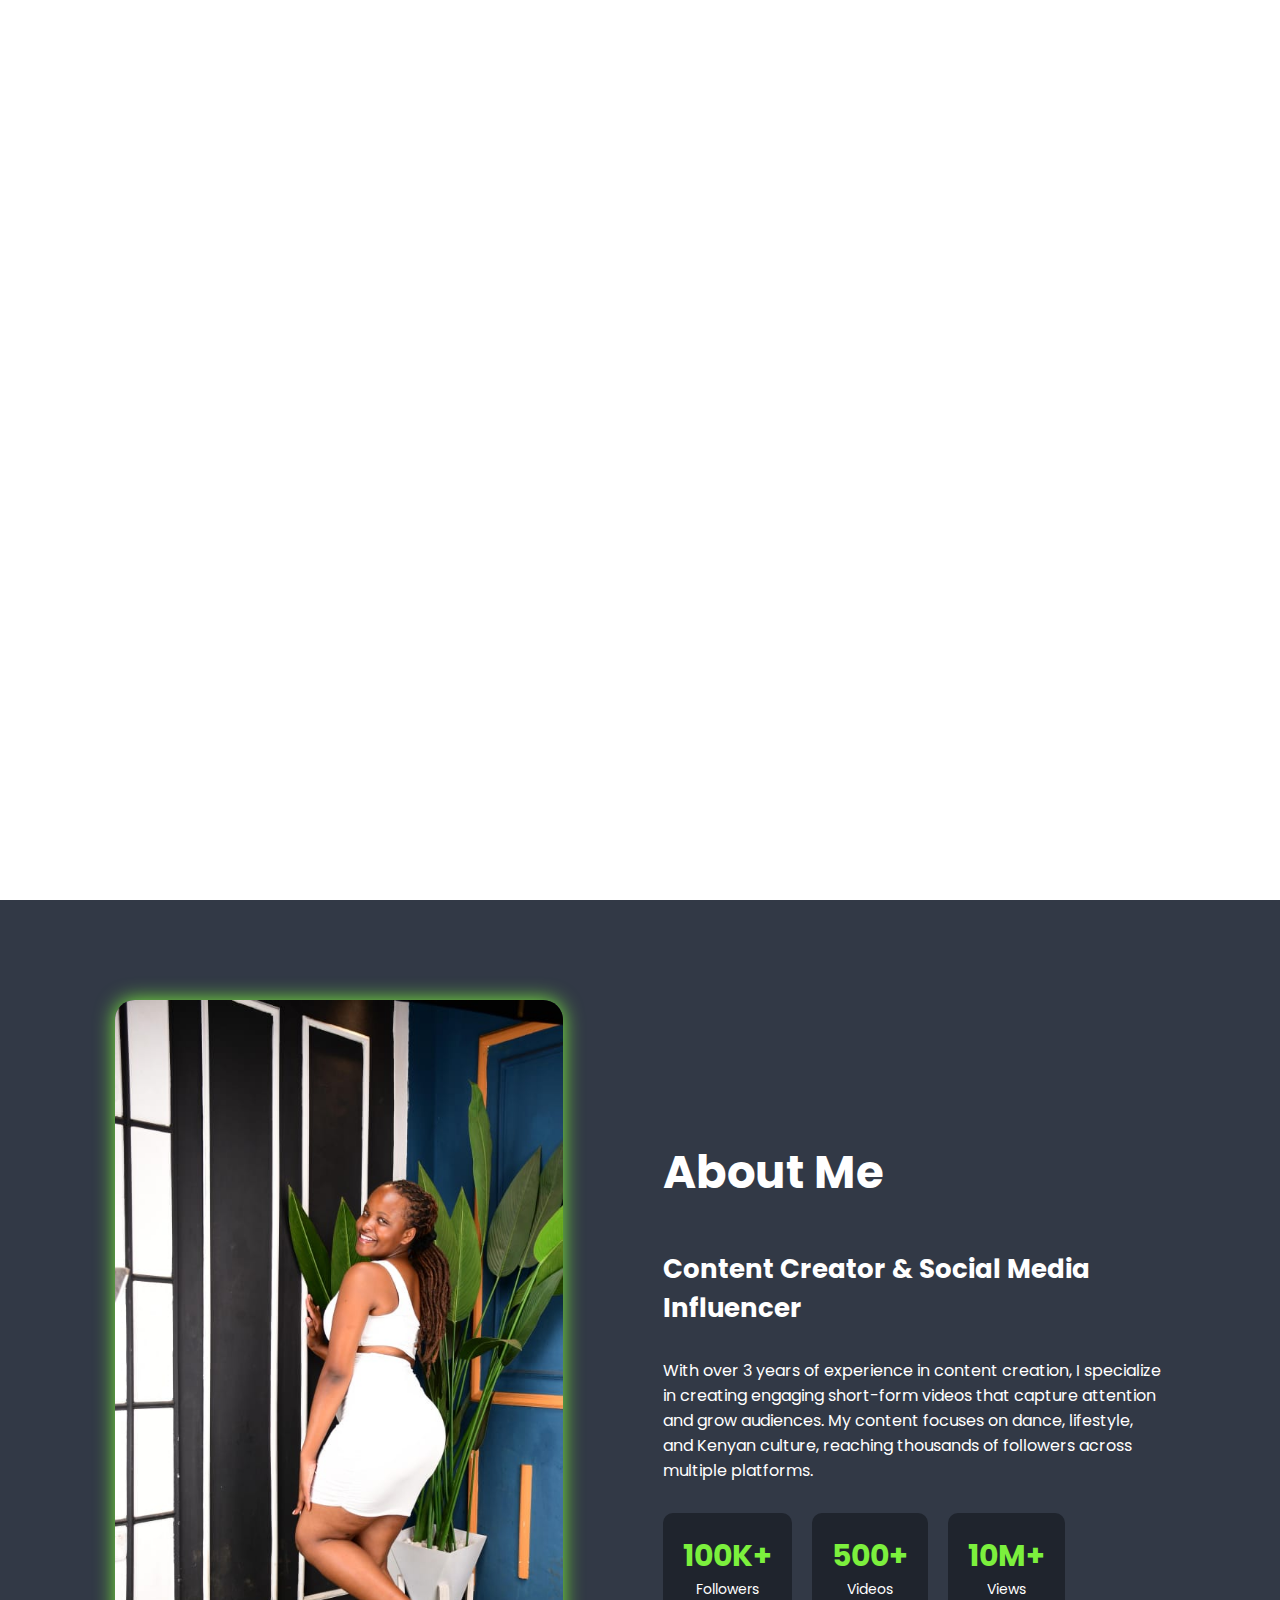
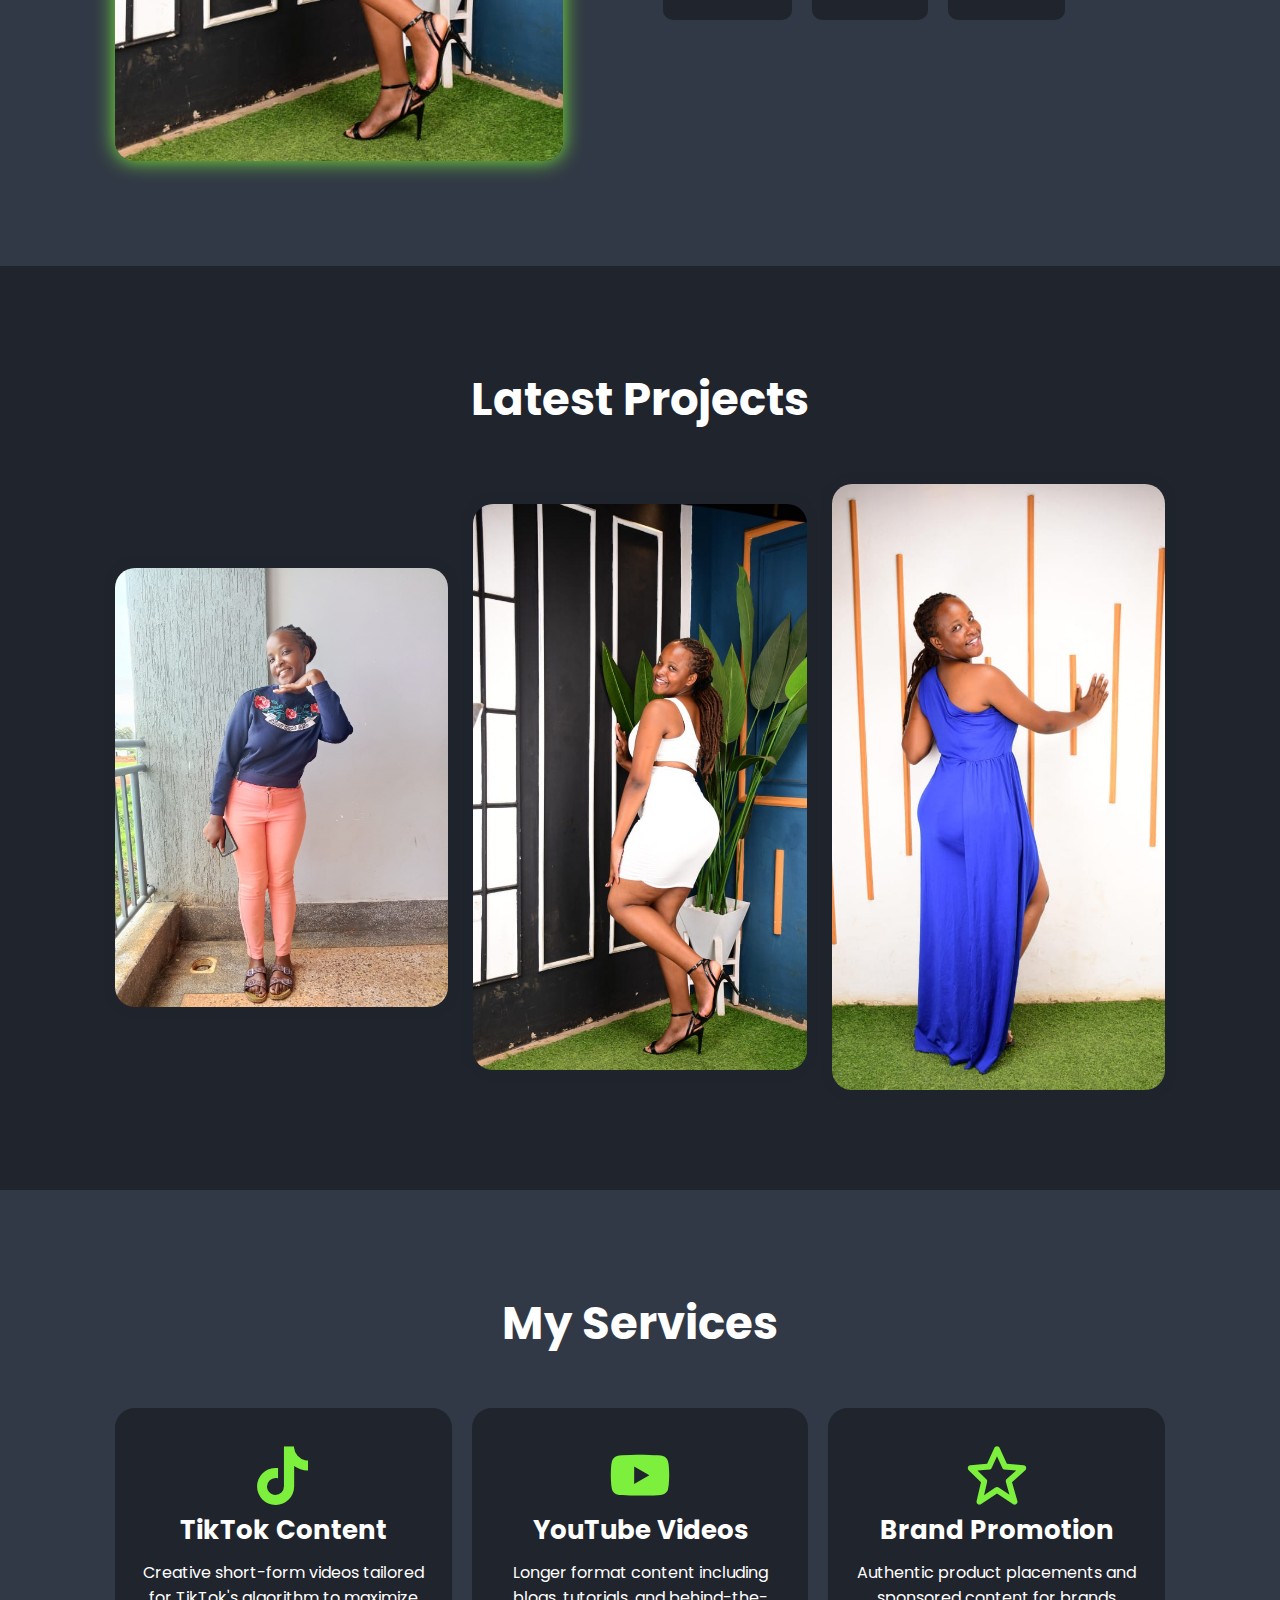
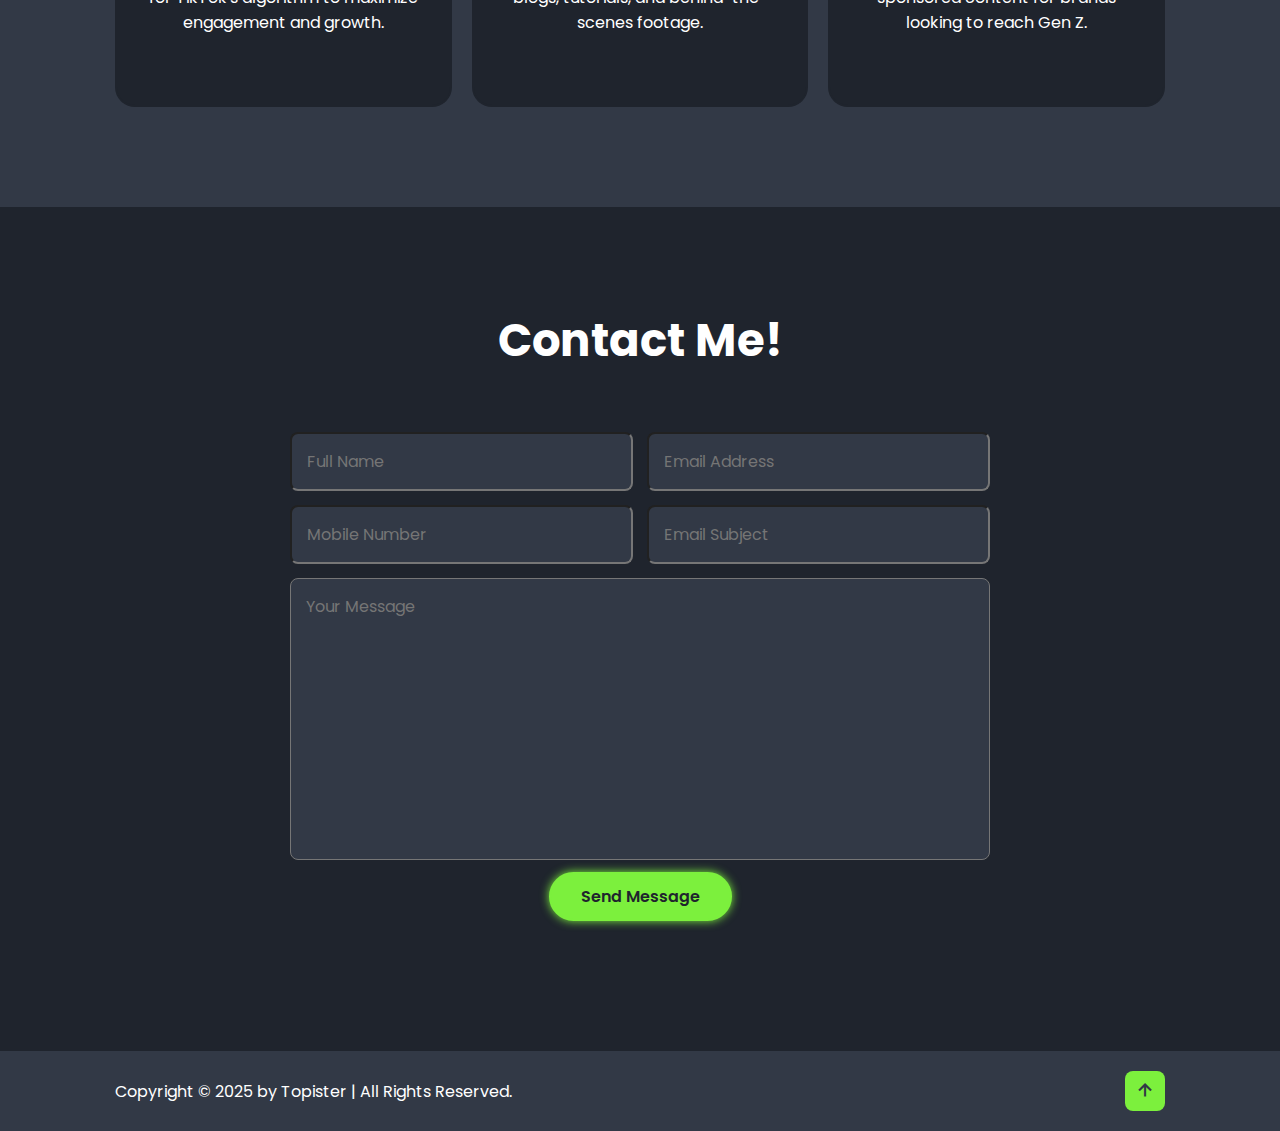
<file: index.html>
<!DOCTYPE html>
<html lang="en">
<head>
    <meta charset="UTF-8">
    <meta http-equiv="X-UA-Compatible" content="IE=edge">
    <meta name="viewport" content="width=device-width, initial-scale=1.0">
    <title>Topister portfolio</title>
    <link href='https://unpkg.com/boxicons@2.1.4/css/boxicons.min.css' rel='stylesheet'>
    <link rel="stylesheet" href="style2.css">
     <link rel="icon" href="images/icon.jpg" type="image/x-icon">
</head>
<body>

    <nav class="navbar">
        <a href="images/icon.jpg" class="logo">
            <img src="images/icon.jpg" alt="Topi " class="logo-img"><span style="color: var(--main-color);"> Port</span>folio 
            <span class="logo-text">Topister</span>
        </a>
        <ul>
            <li class="active"><a href="index.html">Home</a></li>
            <li><a href="about.html">About</a></li>
            <li><a href="portfolio.html">Portfolio</a></li>
            <li><a href="service.html">Service</a></li>
            <li><a href="contact.html">Contact</a></li>
        </ul> 
    </nav>

    <div class="bars-animation">
        <div class="bar" style="--1:6;"></div>
        <div class="bar" style="--1:5;"></div>
        <div class="bar" style="--1:4;"></div>
        <div class="bar" style="--1:3;"></div>
        <div class="bar" style="--1:2;"></div>
        <div class="bar" style="--1:1;"></div>
    </div>

    <section class="home">
        <div class="home-info">
            <h1>Topister Akinyi</h1>
            <h2>I'm a
                <span style="--1:4;" data-type="Tiktoker">Tiktoker</span>
                <span style="--1:3;" data-type="Youtuber">Youtuber</span>
                <span style="--1:2;" data-type="Blogger">Blogger</span>
                <span style="--1:1;" data-type="Content Creator">Content Creator</span>
            </h2>
            <p>Topister is a 19-year-old TikToker from Homa Bay, Kenya, known for her vibrant dance videos and fun personality. She loves going out and exploring new places around the city. Dancing is her passion, and she shares her moves with thousands of fans online. Topister also enjoys spending time with her friends, creating memories and content together. Her energy and love for life shine through in everything she does.</p>
            <div class="btn-sci">
                <a href="topi.pdf" target="_blank" class="btn">Download CV</a>
                <div class="sci">
                    <a href="https://tiktok.com/@topycamy" target="_blank"><i class='bx bxl-tiktok'></i></a>
                    <a href="https://twitter.com/@topisterakinyi" target="_blank"><i class='bx bxl-twitter' ></i></a>
                    <a href="https://instagram.com/@topisterakinyi" target="_blank"><i class='bx bxl-instagram-alt'></i></a>
                    <a href="https://youtube.com/@topisterakinyi" target="_blank"><i class='bx bxl-youtube' ></i></a>
                </div>
            </div>
        </div>

        <div class="home-img">
            <div class="img-box">
               <div class="img-item">
                 <img src="images/img1.jpg" alt="Topister">
               </div>
            </div>
        </div>
    </section>

<section id="about" class="about">
        <div class="about-img">
            <img src="images/about.jpg" alt="Topister About">
        </div>
        <div class="about-content">
            <h2 class="heading">About <span>Me</span></h2>
            <h3>Content Creator & Social Media Influencer</h3>
            <p>With over 3 years of experience in content creation, I specialize in creating engaging short-form videos that capture attention and grow audiences. My content focuses on dance, lifestyle, and Kenyan culture, reaching thousands of followers across multiple platforms.</p>
            <div class="about-stats">
                <div class="stat-item">
                    <h4>100K+</h4>
                    <p>Followers</p>
                </div>
                <div class="stat-item">
                    <h4>500+</h4>
                    <p>Videos</p>
                </div>
                <div class="stat-item">
                    <h4>10M+</h4>
                    <p>Views</p>
                </div>
            </div>
        </div>
    </section>

    <section id="portfolio" class="portfolio">
        <h2 class="heading">Latest <span>Projects</span></h2>
        <div class="portfolio-container">
            <div class="portfolio-box">
                <img src="images/topi4.jpg" alt="Project 1">
                <div class="portfolio-layer">
                    <h4>Dance Challenge</h4>
                    <p>Viral dance trend with 2M+ views</p>
                    <a href="images/topi4.jpg" target="_blank"><i class='bx bx-link-external'></i></a>
                </div>
            </div>
            <div class="portfolio-box">
                <img src="images/about.jpg" alt="Project 2">
                <div class="portfolio-layer">
                    <h4>Homa Bay Vlog</h4>
                    <p>City tour showcasing local spots</p>
                    <a href="images/about.jpg" target="_blank"><i class='bx bx-link-external'></i></a>
                </div>
            </div>
            <div class="portfolio-box">
                <img src="images/project1.jpg" alt="Project 3">
                <div class="portfolio-layer">
                    <h4>Brand Collab</h4>
                    <p>Sponsored content for local brand</p>
                    <a href="images/project1.jpg" target="_blank"><i class='bx bx-link-external'></i></a>
                </div>
            </div>
        </div>
    </section>

    <section id="services" class="services">
        <h2 class="heading">My <span>Services</span></h2>
        <div class="services-container">
            <div class="services-box">
                <i class='bx bxl-tiktok'></i>
                <h3>TikTok Content</h3>
                <p>Creative short-form videos tailored for TikTok's algorithm to maximize engagement and growth.</p>
            </div>
            <div class="services-box">
                <i class='bx bxl-youtube'></i>
                <h3>YouTube Videos</h3>
                <p>Longer format content including blogs, tutorials, and behind-the-scenes footage.</p>
            </div>
            <div class="services-box">
                <i class='bx bx-star'></i>
                <h3>Brand Promotion</h3>
                <p>Authentic product placements and sponsored content for brands looking to reach Gen Z.</p>
            </div>
        </div>
    </section>

    <section id="contact" class="contact">
        <h2 class="heading">Contact <span>Me!</span></h2>
        <form action="#">
            <div class="input-box">
                <input type="text" placeholder="Full Name">
                <input type="email" placeholder="Email Address">
            </div>
            <div class="input-box">
                <input type="number" placeholder="Mobile Number">
                <input type="text" placeholder="Email Subject">
            </div>
            <textarea cols="30" rows="10" placeholder="Your Message"></textarea>
            <input type="submit" value="Send Message" class="btn">
        </form>
    </section>

    <footer class="footer">
        <div class="footer-text">
            <p>Copyright &copy; 2025 by Topister | All Rights Reserved.</p>
        </div> 
        <div class="footer-iconTop">
            <a href="#home"><i class='bx bx-up-arrow-alt'></i></a>
        </div>
    </footer>

    <script src="script.js"></script>

</body>
</html>
</file>
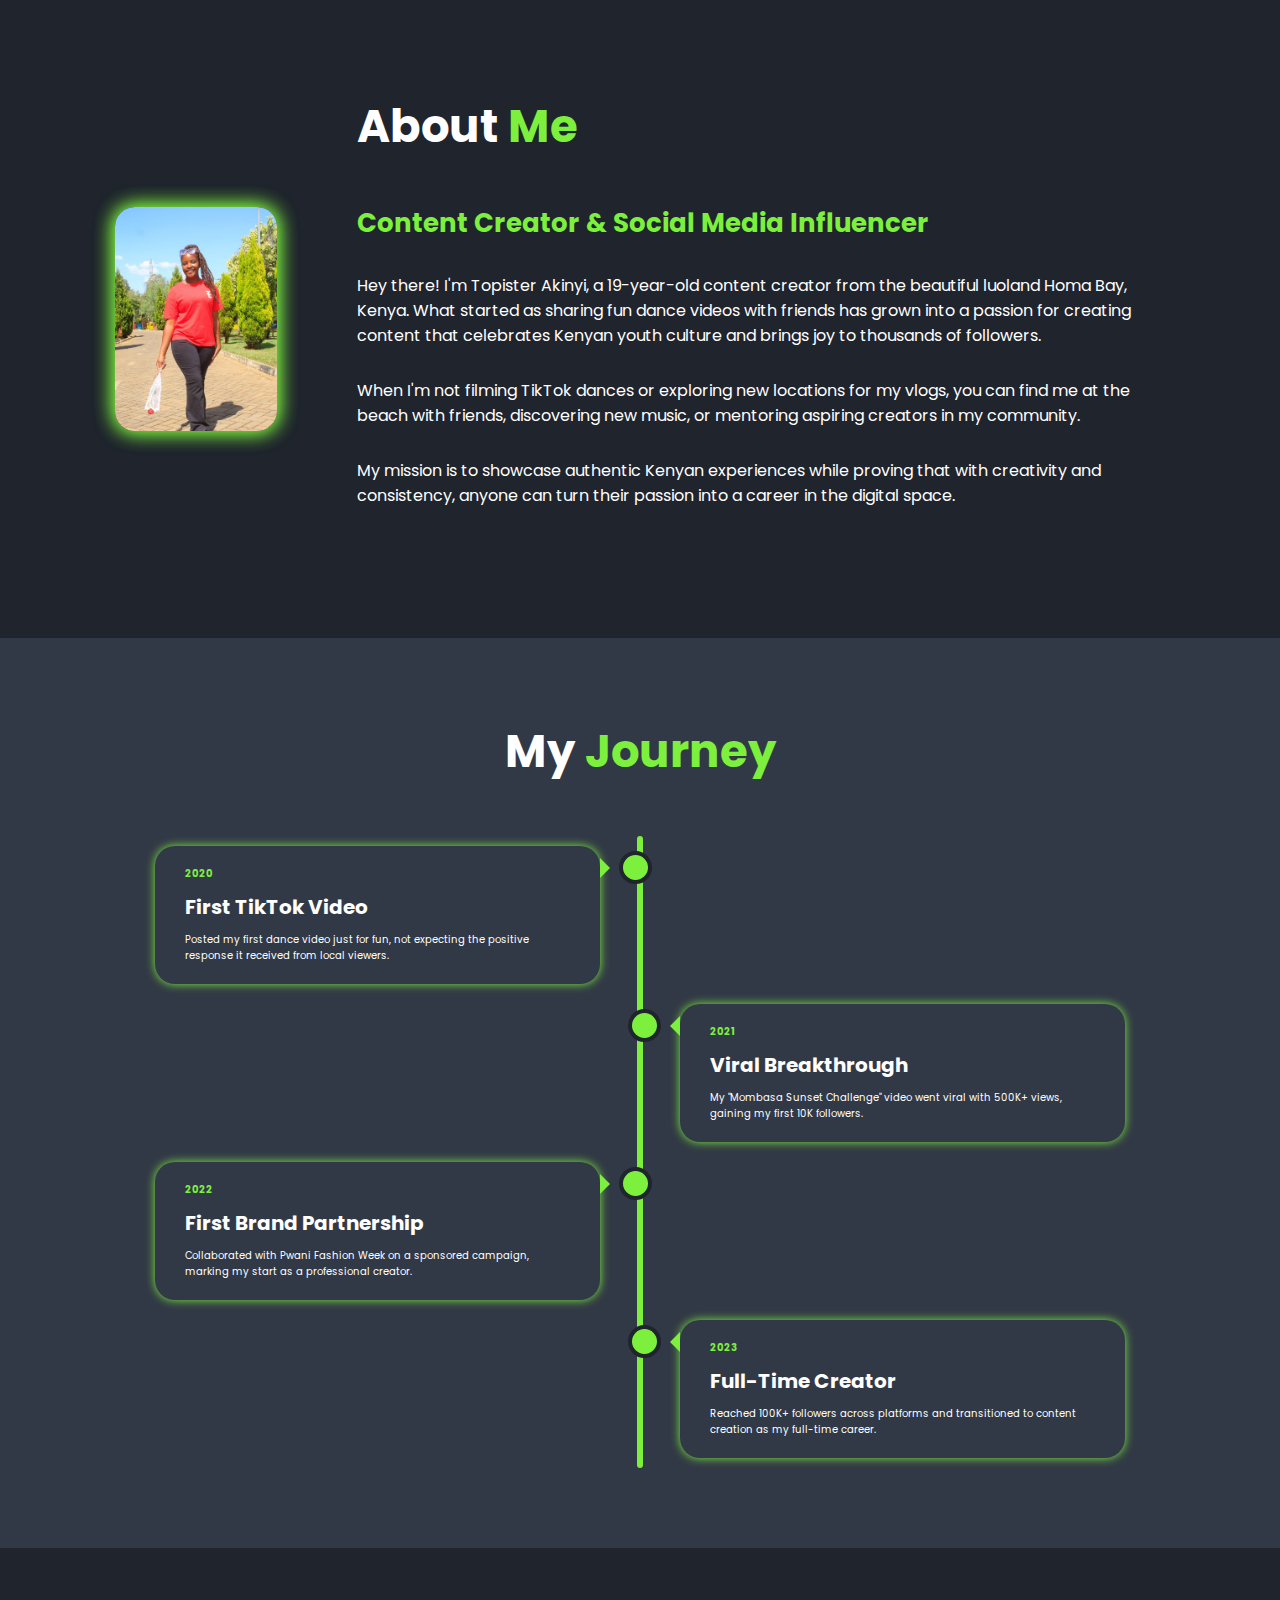
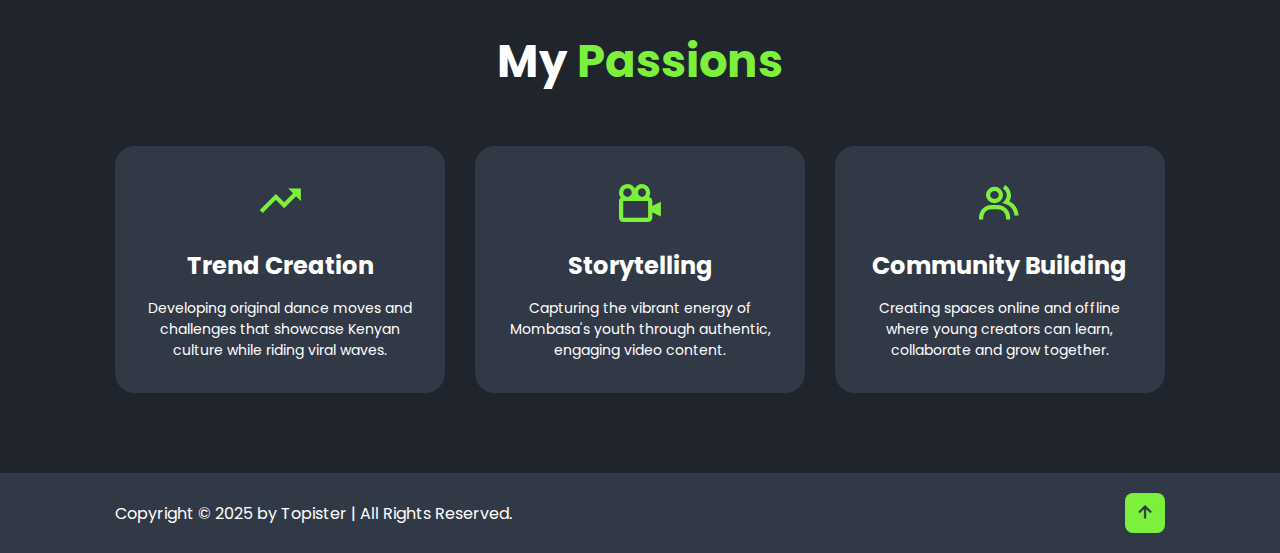
<file: about.html>
<!DOCTYPE html>
<html lang="en">
<head>
    <meta charset="UTF-8">
    <meta name="viewport" content="width=device-width, initial-scale=1.0">
    <title>About | Topister Akinyi - Content Creator</title>
    <link href='https://unpkg.com/boxicons@2.1.4/css/boxicons.min.css' rel='stylesheet'>
    <link rel="stylesheet" href="style2.css">
    <link rel="icon" href="images/icon.jpg" type="image/x-icon">
    <style>
        :root {
            --bg-color: #1f242d;
            --second-bg-color: #323946;
            --text-color: #fff;
            --main-color: #7cf03d;
        }

        * {
            margin: 0;
            padding: 0;
            box-sizing: border-box;
            font-family: 'Poppins', sans-serif;
        }

        body {
            background: var(--bg-color);
            color: var(--text-color);
            min-height: 100vh;
            display: flex;
            flex-direction: column;
        } 
        
        .bars-animation {
            position: absolute;
            width: 100%;
            height: 100%;
            display: flex;
            z-index: -1;
        }

        .bars-animation .bar {
            width: 100%;
            height: 100%;
            background: var(--main-color);
            transform: translateY(-100%);
            animation: show-bars .5s ease-in-out forwards;
            animation-delay: calc(.1s * var(--1));
        }

        @keyframes show-bars {
    100% {
        transform: translateY(0%);
    }
}

        .about {
            padding: 10rem 9%;
            display: flex;
            justify-content: center;
            align-items: center;
            gap: 8rem;
            background: var(--bg-color);
        }

        .about-img {
            position: relative;
            width: 35vw;
            border-radius: 2rem;
            box-shadow: 0 0 2rem var(--main-color);
            display: flex;
            justify-content: center;
        }

        .about-img img {
            width: 100%;
            border-radius: 2rem;
            transition: .5s ease;
        }

        .about-img img:hover {
            transform: scale(1.03);
        }

        .about-img::before {
            content: '';
            position: absolute;
            top: -2rem;
            left: -2rem;
            width: 100%;
            height: 100%;
            border: 2rem solid var(--main-color);
            border-radius: 2rem;
            z-index: -1;
            transition: .5s ease;
        }

        .about-img:hover::before {
            top: 0;
            left: 0;
        }

        .heading {
            text-align: center;
            font-size: 4.5rem;
            margin-bottom: 5rem;
        }

        .heading span {
            color: var(--main-color);
        }

        .about-content h2 {
            text-align: left;
            line-height: 1.2;
        }

        .about-content h3 {
            font-size: 2.6rem;
            margin: 2rem 0 3rem;
            color: var(--main-color);
        }

        .about-content p {
            font-size: 1.6rem;
            margin: 2rem 0 3rem;
        }

        .journey {
            padding: 8rem 9%;
            background: var(--second-bg-color);
        }

        .timeline {
            position: relative;
            max-width: 1200px;
            margin: 0 auto;
        }

        .timeline::after {
            content: '';
            position: absolute;
            width: 6px;
            background-color: var(--main-color);
            top: 0;
            bottom: 0;
            left: 50%;
            margin-left: -3px;
            border-radius: 1rem;
        }

        .timeline-item {
            padding: 10px 40px;
            position: relative;
            width: 50%;
            box-sizing: border-box;
        }

        .timeline-item::after {
            content: '';
            position: absolute;
            width: 25px;
            height: 25px;
            right: -12px;
            background-color: var(--main-color);
            border: 4px solid var(--bg-color);
            top: 15px;
            border-radius: 50%;
            z-index: 1;
        }

        .left {
            left: 0;
        }

        .right {
            left: 50%;
        }

        .left::before {
            content: " ";
            height: 0;
            position: absolute;
            top: 22px;
            width: 0;
            z-index: 1;
            right: 30px;
            border: medium solid var(--main-color);
            border-width: 10px 0 10px 10px;
            border-color: transparent transparent transparent var(--main-color);
        }

        .right::before {
            content: " ";
            height: 0;
            position: absolute;
            top: 22px;
            width: 0;
            z-index: 1;
            left: 30px;
            border: medium solid var(--main-color);
            border-width: 10px 10px 10px 0;
            border-color: transparent var(--main-color) transparent transparent;
        }

        .right::after {
            left: -12px;
        }

        .timeline-content {
            padding: 20px 30px;
            background-color: var(--second-bg-color);
            position: relative;
            border-radius: 2rem;
            box-shadow: 0 0 1rem var(--main-color);
        }

        .timeline-date {
            color: var(--main-color);
            font-weight: bold;
            margin-bottom: 1rem;
        }

        .timeline-title {
            font-size: 2rem;
            margin-bottom: 1rem;
        }

        .passions {
            padding: 8rem 9%;
            background: var(--bg-color);
            text-align: center;
        }

        .passions-container {
            display: grid;
            grid-template-columns: repeat(auto-fit, minmax(250px, 1fr));
            gap: 3rem;
            margin-top: 4rem;
        }

        .passion-box {
            background: var(--second-bg-color);
            padding: 3rem 2rem;
            border-radius: 2rem;
            transition: .5s ease;
            border: .2rem solid var(--second-bg-color);
        }

        .passion-box:hover {
            border-color: var(--main-color);
            transform: translateY(-10px);
        }

        .passion-box i {
            font-size: 5rem;
            color: var(--main-color);
            margin-bottom: 2rem;
        }

        .passion-box h3 {
            font-size: 2.4rem;
            margin-bottom: 1.5rem;
        }

        .passion-box p {
            font-size: 1.4rem;
        }

        /* Responsive Design */
        @media (max-width: 1200px) {
            .about {
                gap: 4rem;
            }
        }

        @media (max-width: 991px) {
            .about, .journey, .passions {
                padding: 6rem 3%;
            }
        }

        @media (max-width: 768px) {
            .about {
                flex-direction: column-reverse;
                text-align: center;
            }
            
            .about-img {
                width: 60vw;
                margin-bottom: 4rem;
            }
            
            .about-content h2 {
                text-align: center;
            }
            
            .timeline::after {
                left: 31px;
            }
            
            .timeline-item {
                width: 100%;
                padding-left: 70px;
                padding-right: 25px;
            }
            
            .timeline-item::before {
                left: 60px;
                border: medium solid var(--main-color);
                border-width: 10px 10px 10px 0;
                border-color: transparent var(--main-color) transparent transparent;
            }
            
            .left::after, .right::after {
                left: 18px;
            }
            
            .right {
                left: 0%;
            }
        }

        @media (max-width: 450px) {
            .heading {
                font-size: 3.5rem;
            }
            
            .about-img {
                width: 80vw;
            }
            
            .passions-container {
                grid-template-columns: 1fr;
            }
        }
    </style>
</head>
<body>

     <nav class="navbar">
        <a href="images/icon.jpg" class="logo">
            <img src="images/icon.jpg" alt="Topi" class="logo-img"><span style="color: var(--main-color);"> Port</span>folio
            <span class="logo-text">Topister</span>
        </a>
        <ul>
            <li><a href="index.html">Home</a></li>
            <li class="active"><a href="about.html">About</a></li>
            <li><a href="portfolio.html">Portfolio</a></li>
            <li><a href="service.html">Service</a></li>
            <li><a href="contact.html">Contact</a></li>
        </ul> 
    </nav>

    <div class="bars-animation">
        <div class="bar" style="--1:6;"></div>
        <div class="bar" style="--1:5;"></div>
        <div class="bar" style="--1:4;"></div>
        <div class="bar" style="--1:3;"></div>
        <div class="bar" style="--1:2;"></div>
        <div class="bar" style="--1:1;"></div>
    </div>

    <section class="about" id="about">
        <div class="about-img">
            <img src="images/img1.jpg" alt="Topister Akinyi">
        </div>
        
        <div class="about-content">
            <h2 class="heading">About <span>Me</span></h2>
            <h3>Content Creator & Social Media Influencer</h3>
            <p>Hey there! I'm Topister Akinyi, a 19-year-old content creator from the beautiful luoland Homa Bay, Kenya. What started as sharing fun dance videos with friends has grown into a passion for creating content that celebrates Kenyan youth culture and brings joy to thousands of followers.</p>
            <p>When I'm not filming TikTok dances or exploring new locations for my vlogs, you can find me at the beach with friends, discovering new music, or mentoring aspiring creators in my community.</p>
            <p>My mission is to showcase authentic Kenyan experiences while proving that with creativity and consistency, anyone can turn their passion into a career in the digital space.</p>
        </div>
    </section>
    
    <section class="journey">
        <h2 class="heading">My <span>Journey</span></h2>
        
        <div class="timeline">
            <div class="timeline-item left">
                <div class="timeline-content">
                    <div class="timeline-date">2020</div>
                    <h3 class="timeline-title">First TikTok Video</h3>
                    <p>Posted my first dance video just for fun, not expecting the positive response it received from local viewers.</p>
                </div>
            </div>
            
            <div class="timeline-item right">
                <div class="timeline-content">
                    <div class="timeline-date">2021</div>
                    <h3 class="timeline-title">Viral Breakthrough</h3>
                    <p>My "Mombasa Sunset Challenge" video went viral with 500K+ views, gaining my first 10K followers.</p>
                </div>
            </div>
            
            <div class="timeline-item left">
                <div class="timeline-content">
                    <div class="timeline-date">2022</div>
                    <h3 class="timeline-title">First Brand Partnership</h3>
                    <p>Collaborated with Pwani Fashion Week on a sponsored campaign, marking my start as a professional creator.</p>
                </div>
            </div>
            
            <div class="timeline-item right">
                <div class="timeline-content">
                    <div class="timeline-date">2023</div>
                    <h3 class="timeline-title">Full-Time Creator</h3>
                    <p>Reached 100K+ followers across platforms and transitioned to content creation as my full-time career.</p>
                </div>
            </div>
        </div>
    </section>
    
    <section class="passions">
        <h2 class="heading">My <span>Passions</span></h2>
        
        <div class="passions-container">
            <div class="passion-box">
                <i class='bx bx-trending-up'></i>
                <h3>Trend Creation</h3>
                <p>Developing original dance moves and challenges that showcase Kenyan culture while riding viral waves.</p>
            </div>
            
            <div class="passion-box">
                <i class='bx bx-camera-movie'></i>
                <h3>Storytelling</h3>
                <p>Capturing the vibrant energy of Mombasa's youth through authentic, engaging video content.</p>
            </div>
            
            <div class="passion-box">
                <i class='bx bx-group'></i>
                <h3>Community Building</h3>
                <p>Creating spaces online and offline where young creators can learn, collaborate and grow together.</p>
            </div>
        </div>
    </section>

     <footer class="footer">
        <div class="footer-text">
            <p>Copyright &copy; 2025 by Topister | All Rights Reserved.</p>
        </div>
        <div class="footer-iconTop">
            <a href="#home"><i class='bx bx-up-arrow-alt'></i></a>
        </div>
    </footer>

    
</body>
</html>
</file>
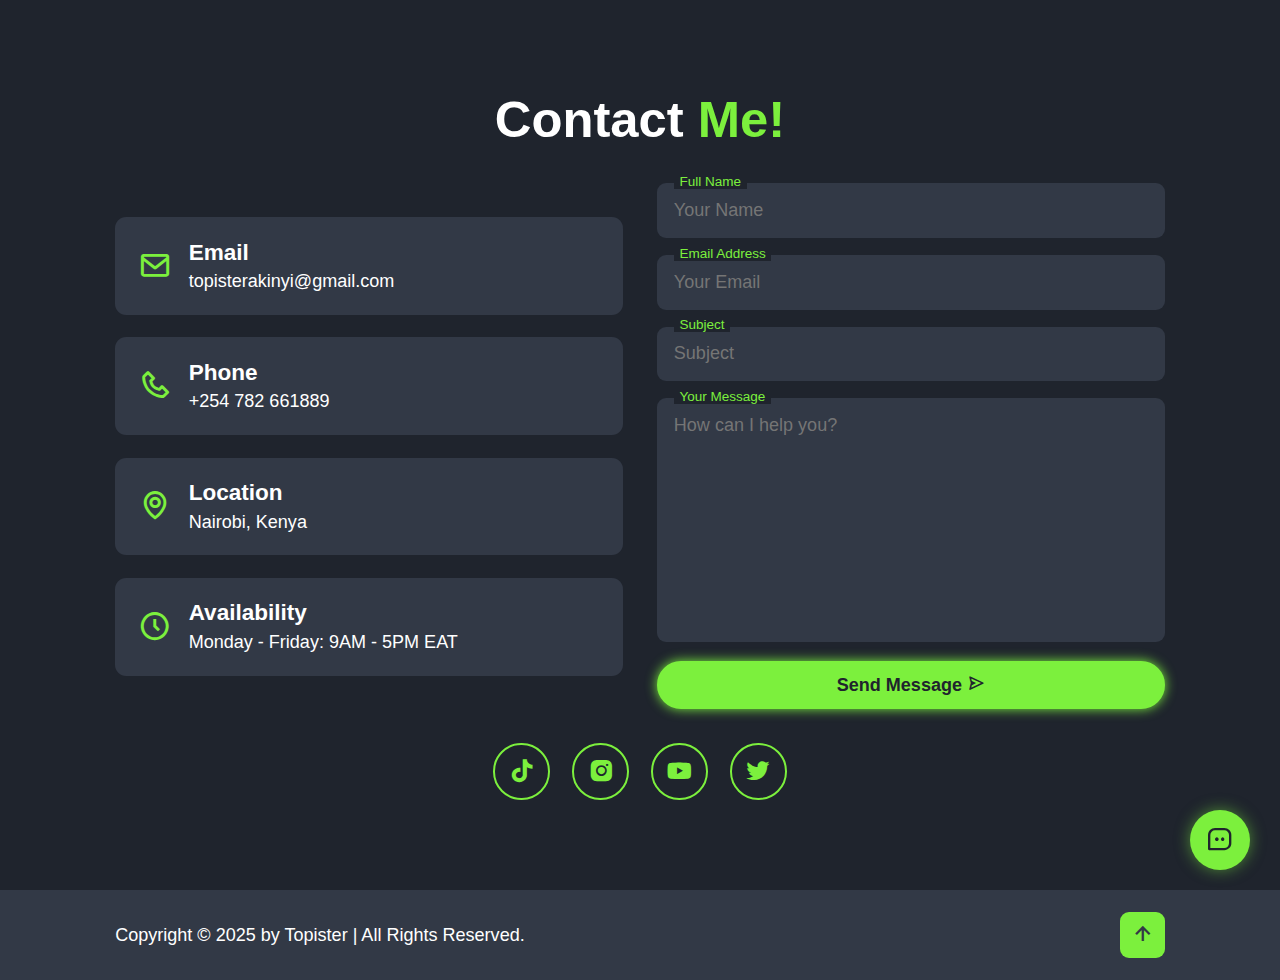
<file: contact.html>
<!DOCTYPE html>
<html lang="en">
<head>
    <meta charset="UTF-8">
    <meta name="viewport" content="width=device-width, initial-scale=1.0">
    <title>Contact Topister | Content Creator</title>
    <link href='https://unpkg.com/boxicons@2.1.4/css/boxicons.min.css' rel='stylesheet'>
    <link rel="stylesheet" href="#">
    <link rel="icon" href="images/icon.jpg" type="image/x-icon">
    <style>
:root {
    --bg-color: #1f242d;
    --second-bg-color: #323946;
    --text-color: #fff;
    --main-color: #7cf03d;
}

body {
    color: var(--text-color);
}

* {
    margin: 0;
    padding: 0;
    box-sizing: border-box;
    font-family: 'Poppins', sans-serif;
    scroll-behavior: smooth;
}

html {
    font-size: 70.5%;
    overflow-x: hidden;
}

        a {
    color: var(--text-color);
    text-decoration: none;
}
 
.navbar {
    position: fixed;
    top: 0;
    left: 0;
    width: 100%;
    padding: 2rem 9%;
    background: var(--bg-color);
    display: flex;
    justify-content: space-between;
    align-items: center;
    z-index: 100;
    visibility: hidden;
    opacity: 0;
    animation: show-content 1.5s linear forwards;
    animation-delay: 1.2s;
}

@keyframes show-content {
    100% {
        visibility: visible;
        opacity: 1;
    }
}

        /* Logo Image Style */
        .navbar .logo-img {
            height: 40px; /* Adjust based on your logo proportions */
            width: auto; /* Maintain aspect ratio */
            transition: transform 0.3s ease;
        }

        /* Text Logo Fallback Style */
        .navbar .logo-text {
            font-size: 24px;
            font-weight: 700;
            color: var(--text-color);
            text-decoration: none;
            display: none; /* Hidden by default */
        }

        .navbar .logo-img:hover {
            transform: scale(1.05);
        }

.logo {
    font-size: 3rem;
    font-weight: 700;
    cursor: default;
}

.navbar ul {
    display: flex;
}

.navbar ul li {
    list-style: none;
    margin-left: 3.5rem;
}

.navbar ul li a {
    font-size: 2rem;
    font-weight: 500;
    transition: .5s;
}

.navbar ul li:hover a,
.navbar ul li.active a {
    color: var(--main-color);
}
        
        .contact {
            padding: 8rem 9%;
            background: var(--bg-color);
        }
        
        .contact h2 {
            font-size: 4.5rem;
            text-align: center;
            margin-bottom: 3rem;
        }
        
        .contact h2 span {
            color: var(--main-color);
        }
        
        .contact-container {
            display: grid;
            grid-template-columns: repeat(2, 1fr);
            gap: 3rem;
            align-items: center;
        }
        
        .contact-info {
            display: flex;
            flex-direction: column;
            gap: 2rem;
        }
        
        .contact-item {
            display: flex;
            align-items: center;
            gap: 1.5rem;
            background: var(--second-bg-color);
            padding: 2rem;
            border-radius: 1rem;
            transition: transform 0.3s ease;
        }
        
        .contact-item:hover {
            transform: translateY(-5px);
            box-shadow: 0 0 1rem var(--main-color);
        }
        
        .contact-icon {
            font-size: 3rem;
            color: var(--main-color);
        }
        
        .contact-text h3 {
            font-size: 2rem;
            margin-bottom: 0.5rem;
        }
        
        .contact-text p, 
        .contact-text a {
            font-size: 1.6rem;
            color: var(--text-color);
            border-radius: 2rem;
            text-decoration: none;
        }
        
        .contact-text a:hover {
            text-decoration: underline;
            color: var(--main-color);
        }
        
        .contact-form {
            display: flex;
            flex-direction: column;
            gap: 1.5rem;
        }
        
        .input-box {
            position: relative;
        }
        
        .input-box input, 
        .input-box textarea {
            width: 100%;
            padding: 1.5rem;
            font-size: 1.6rem;
            color: var(--text-color);
            background: var(--second-bg-color);
            border-radius: .8rem;
            border: none;
            resize: none;
        }
        
        .input-box input:focus,
        .input-box textarea:focus {
            outline: 2px solid var(--main-color);
        }
        
        .input-box span {
            position: absolute;
            left: 1.5rem;
            top: -0.8rem;
            font-size: 1.2rem;
            background: var(--bg-color);
            padding: 0 0.5rem;
            color: var(--main-color);
        }
        
.btn {
    display: inline-block;
    padding: 1rem 3rem;
    background: var(--main-color);
    border: 2px solid var(--main-color);
    border-radius: 4rem;
    box-shadow: 0 0 1rem var(--main-color);
    font-size: 1.6rem;
    color: var(--bg-color);
    font-weight: 600;
    transition: .5s ease;
}
.btn:hover {
    background: transparent;
    color: var(--main-color);
    box-shadow: none;
}

        .social-media {
            display: flex;
            justify-content: center;
            gap: 2rem;
            margin-top: 3rem;
        }
        
        .social-media a {
            display: inline-flex;
            justify-content: center;
            align-items: center;
            width: 5rem;
            height: 5rem;
            background: transparent;
            border: .2rem solid var(--main-color);
            border-radius: 50%;
            font-size: 2.5rem;
            color: var(--main-color);
            transition: .5s ease;
        }
        
        .social-media a:hover {
            background: var(--main-color);
            color: var(--second-bg-color);
            box-shadow: 0 0 1rem var(--main-color);
            transform: translateY(-5px);
        }

        .footer {
    display: flex;
    justify-content: space-between;
    align-items: center;
    flex-wrap: wrap;
    padding: 2rem 9%;
    background: var(--second-bg-color);
}

.footer-text p {
    font-size: 1.6rem;
}

.footer-iconTop a {
    display: inline-flex;
    justify-content: center;
    align-items: center;
    padding: .8rem;
    background: var(--main-color);
    border-radius: .8rem;
    transition: .5s ease;
}

.footer-iconTop a:hover {
    box-shadow: 0 0 1rem var(--main-color);
}

.footer-iconTop a i {
    font-size: 2.4rem;
    color: var(--second-bg-color);
}
        
        /* Responsive Design */
        @media (max-width: 991px) {
            .contact {
                padding: 6rem 3%;
            }
        }
        
        @media (max-width: 768px) {
            .contact-container {
                grid-template-columns: 1fr;
            }
            
            .contact-info {
                order: 2;
                margin-top: 3rem;
            }
            
            .contact-form {
                order: 1;
            }
        }
        
        @media (max-width: 450px) {
            .contact h2 {
                font-size: 3.5rem;
            }
            
            .contact-item {
                padding: 1.5rem;
            }
        }

 .chatbot-container {
            position: fixed;
            bottom: 30px;
            right: 30px;
            width: 350px;
            z-index: 1000;
            transition: all 0.3s ease;
        }

        .chatbot-toggle {
            position: absolute;
            bottom: 0;
            right: 0;
            width: 60px;
            height: 60px;
            background: var(--main-color);
            border-radius: 50%;
            display: flex;
            justify-content: center;
            align-items: center;
            cursor: pointer;
            box-shadow: 0 0 15px rgba(124, 240, 61, 0.5);
            z-index: 2;
        }

        .chatbot-toggle i {
            font-size: 28px;
            color: var(--bg-color);
            transition: transform 0.3s ease;
        }

        .chatbot-toggle.active i {
            transform: rotate(180deg);
        }

        .chatbot-window {
            background: var(--second-bg-color);
            border-radius: 15px;
            overflow: hidden;
            box-shadow: 0 5px 30px rgba(0,0,0,0.2);
            transform: scale(0);
            transform-origin: bottom right;
            transition: all 0.3s ease;
            position: relative;
            height: 0;
            opacity: 0;
        }

        .chatbot-window.active {
            transform: scale(1);
            height: 500px;
            opacity: 1;
            margin-bottom: 70px;
        }

        .chatbot-header {
            background: var(--main-color);
            color: var(--bg-color);
            padding: 15px;
            display: flex;
            align-items: center;
            justify-content: space-between;
            position: relative;
        }

        .chatbot-actions {
            display: flex;
            gap: 15px;
        }

        .chatbot-header i {
            font-size: 20px;
            cursor: pointer;
            transition: transform 0.3s ease;
        }

        .chatbot-header i:hover {
            transform: scale(1.1);
        }

        .delete-confirm {
            position: absolute;
            right: 70px;
            top: 15px;
            background: #ff4d4d;
            color: white;
            padding: 5px 10px;
            border-radius: 5px;
            font-size: 12px;
            display: none;
            z-index: 10;
        }

        .delete-confirm button {
            background: white;
            color: #ff4d4d;
            border: none;
            padding: 2px 5px;
            margin-left: 5px;
            border-radius: 3px;
            cursor: pointer;
            font-weight: bold;
        }

        .chatbot-messages {
            height: calc(100% - 120px);
            padding: 20px;
            overflow-y: auto;
            display: flex;
            flex-direction: column;
            gap: 15px;
        }

        .message {
            max-width: 80%;
            padding: 12px 15px;
            border-radius: 15px;
            font-size: 14px;
            line-height: 1.4;
            animation: fadeIn 0.3s ease;
        }

        @keyframes fadeIn {
            from { opacity: 0; transform: translateY(10px); }
            to { opacity: 1; transform: translateY(0); }
        }

        .ai-message {
            background: rgba(124, 240, 61, 0.1);
            border: 1px solid rgba(124, 240, 61, 0.3);
            align-self: flex-start;
            border-bottom-left-radius: 5px;
        }

        .user-message {
            background: var(--main-color);
            color: var(--bg-color);
            align-self: flex-end;
            border-bottom-right-radius: 5px;
        }

        .chatbot-input {
            position: absolute;
            bottom: 0;
            width: 100%;
            padding: 15px;
            background: var(--second-bg-color);
            border-top: 1px solid rgba(255,255,255,0.1);
            display: flex;
            gap: 10px;
        }

        .chatbot-input input {
            flex: 1;
            padding: 12px 15px;
            border: none;
            border-radius: 30px;
            background: var(--bg-color);
            color: var(--text-color);
            outline: none;
        }

        .chatbot-input button {
            width: 45px;
            height: 45px;
            border-radius: 50%;
            background: var(--main-color);
            color: var(--bg-color);
            border: none;
            cursor: pointer;
            display: flex;
            justify-content: center;
            align-items: center;
            transition: all 0.3s ease;
        }

        .chatbot-input button:hover {
            transform: scale(1.1);
        }

        .chatbot-input button i {
            font-size: 20px;
        }

        .typing-indicator {
            display: flex;
            gap: 5px;
            padding: 10px 15px;
            background: rgba(124, 240, 61, 0.1);
            border-radius: 15px;
            width: fit-content;
            align-self: flex-start;
            margin-bottom: 5px;
        }

        .typing-dot {
            width: 8px;
            height: 8px;
            background: var(--main-color);
            border-radius: 50%;
            animation: typingAnimation 1.4s infinite ease-in-out;
        }

        .typing-dot:nth-child(1) { animation-delay: 0s; }
        .typing-dot:nth-child(2) { animation-delay: 0.2s; }
        .typing-dot:nth-child(3) { animation-delay: 0.4s; }

        @keyframes typingAnimation {
            0%, 60%, 100% { transform: translateY(0); }
            30% { transform: translateY(-5px); }
        }

        /* Responsive Design */
        @media (max-width: 500px) {
            .chatbot-container {
                right: 15px;
                bottom: 15px;
                width: calc(100% - 30px);
            }
            
            .chatbot-window.active {
                height: 400px;
            }
        }
    </style>
</head>
<body>

        <nav class="navbar">
        <a href="images/icon.jpg" class="logo">
            <img src="images/icon.jpg" alt="Topi" class="logo-img"><span style="color: var(--main-color);"> Port</span>folio
            <span class="logo-text">Topister</span>
        </a>
        <ul>
            <li><a href="index.html">Home</a></li>
            <li><a href="about.html">About</a></li>
            <li><a href="portfolio.html">Portfolio</a></li>
            <li><a href="service.html">Service</a></li>
            <li class="active"><a href="contact.html">Contact</a></li>
        </ul> 
    </nav>

    <section class="contact" id="contact">
        <h2>Contact <span>Me!</span></h2>
        
        <div class="contact-container">
            <div class="contact-info">
                <div class="contact-item">
                    <i class='bx bx-envelope contact-icon'></i>
                    <div class="contact-text">
                        <h3>Email</h3>
                        <a href="mailto:topisterakinyi@gmail.com">topisterakinyi@gmail.com</a>
                    </div>
                </div>
                
                <div class="contact-item">
                    <i class='bx bx-phone contact-icon'></i>
                    <div class="contact-text">
                        <h3>Phone</h3>
                        <a href="tel:+254758270440">+254 782 661889</a>
                    </div>
                </div>
                
                <div class="contact-item">
                    <i class='bx bx-map contact-icon'></i>
                    <div class="contact-text">
                        <h3>Location</h3>
                        <p>Nairobi, Kenya</p>
                    </div>
                </div>
                
                <div class="contact-item">
                    <i class='bx bx-time-five contact-icon'></i>
                    <div class="contact-text">
                        <h3>Availability</h3>
                        <p>Monday - Friday: 9AM - 5PM EAT</p>
                    </div>
                </div>
            </div>
            
            <form class="contact-form">
                <div class="input-box">
                    <span>Full Name</span>
                    <input type="text" placeholder="Your Name" required>
                </div>
                
                <div class="input-box">
                    <span>Email Address</span>
                    <input type="email" placeholder="Your Email" required>
                </div>
                
                <div class="input-box">
                    <span>Subject</span>
                    <input type="text" placeholder="Subject" required>
                </div>
                
                <div class="input-box">
                    <span>Your Message</span>
                    <textarea cols="30" rows="10" placeholder="How can I help you?" required></textarea>
                </div>
                
                <button type="submit" class="btn">Send Message <i class='bx bx-send'></i></button>
            </form>
        </div>
        
        <div class="social-media">
            <a href="https://tiktok.com/@topycamy" target="_blank"><i class='bx bxl-tiktok'></i></a>
            <a href="https://instagram.com/@topisterakinyi" target="_blank"><i class='bx bxl-instagram-alt'></i></a>
            <a href="https://youtube.com/@topisterakinyi" target="_blank"><i class='bx bxl-youtube'></i></a>
            <a href="https://twitter.com/@topisterakinyi" target="_blank"><i class='bx bxl-twitter'></i></a>
        </div>
    </section>

   <!-- AI Chatbot Container -->
    <div class="chatbot-container">
        <div class="chatbot-toggle">
            <i class='bx bx-message-square-dots'></i>
        </div>
        
        <div class="chatbot-window">
            <div class="chatbot-header">
                <h3>Topister's AI Assistant</h3>
                <div class="chatbot-actions">
                    <i class='bx bx-trash' id="deleteChat"></i>
                    <i class='bx bx-x' id="closeChat"></i>
                </div>
                <div class="delete-confirm" id="deleteConfirm">
                    Delete all? 
                    <button id="confirmDelete">Yes</button>
                    <button id="cancelDelete">No</button>
                </div>
            </div>
            
            <div class="chatbot-messages" id="chatMessages">
                <div class="message ai-message">
                    Hi there! I'm Topister's AI assistant. How can I help you today?
                </div>
            </div>
            
            <div class="chatbot-input">
                <input type="text" id="userInput" placeholder="Type your message...">
                <button id="sendButton">
                    <i class='bx bx-send'></i>
                </button>
            </div>
        </div>
    </div>

    <footer class="footer">
        <div class="footer-text">
            <p>Copyright &copy; 2025 by Topister | All Rights Reserved.</p>
        </div>
        <div class="footer-iconTop">
            <a href="#home"><i class='bx bx-up-arrow-alt'></i></a>
        </div>

       
    <script>
        // DOM Elements
        const toggleBtn = document.querySelector('.chatbot-toggle');
        const closeBtn = document.getElementById('closeChat');
        const chatWindow = document.querySelector('.chatbot-window');
        const chatMessages = document.getElementById('chatMessages');
        const userInput = document.getElementById('userInput');
        const sendButton = document.getElementById('sendButton');
        const deleteBtn = document.getElementById('deleteChat');
        const deleteConfirm = document.getElementById('deleteConfirm');
        const confirmDelete = document.getElementById('confirmDelete');
        const cancelDelete = document.getElementById('cancelDelete');

        // Toggle Chat Window
        toggleBtn.addEventListener('click', () => {
            toggleBtn.classList.toggle('active');
            chatWindow.classList.toggle('active');
        });

        // Close Chat Window
        closeBtn.addEventListener('click', () => {
            toggleBtn.classList.remove('active');
            chatWindow.classList.remove('active');
            deleteConfirm.style.display = 'none';
        });

        // Delete Conversation
        deleteBtn.addEventListener('click', (e) => {
            e.stopPropagation();
            deleteConfirm.style.display = 'block';
        });

        // Confirm Delete
        confirmDelete.addEventListener('click', () => {
            chatMessages.innerHTML = `
                <div class="message ai-message">
                    Hi there! I'm Topister's AI assistant. How can I help you today?
                </div>
            `;
            deleteConfirm.style.display = 'none';
        });

        // Cancel Delete
        cancelDelete.addEventListener('click', () => {
            deleteConfirm.style.display = 'none';
        });

        // Close delete confirmation when clicking outside
        document.addEventListener('click', (e) => {
            if (!deleteConfirm.contains(e.target) && e.target !== deleteBtn) {
                deleteConfirm.style.display = 'none';
            }
        });

        // Send Message Function
        function sendMessage() {
            const message = userInput.value.trim();
            if (message === '') return;
            
            // Add user message to chat
            addMessage(message, 'user');
            userInput.value = '';
            
            // Show typing indicator
            showTypingIndicator();
            
            // Simulate AI response after delay
            setTimeout(() => {
                removeTypingIndicator();
                const response = generateAIResponse(message);
                addMessage(response, 'ai');
                
                // If user wants to contact, add email option
                if (message.toLowerCase().includes('contact') || 
                    message.toLowerCase().includes('email')) {
                    setTimeout(() => {
                        addMessage("Would you like me to connect you via email? Just say 'yes' and I'll prepare an email for you!", 'ai');
                    }, 500);
                }
            }, 1500);
        }

        // Add message to chat
        function addMessage(text, sender) {
            const messageDiv = document.createElement('div');
            messageDiv.classList.add('message');
            messageDiv.classList.add(sender === 'ai' ? 'ai-message' : 'user-message');
            messageDiv.textContent = text;
            chatMessages.appendChild(messageDiv);
            chatMessages.scrollTop = chatMessages.scrollHeight;
        }

        // Show typing indicator
        function showTypingIndicator() {
            const typingDiv = document.createElement('div');
            typingDiv.classList.add('typing-indicator');
            typingDiv.id = 'typingIndicator';
            typingDiv.innerHTML = `
                <div class="typing-dot"></div>
                <div class="typing-dot"></div>
                <div class="typing-dot"></div>
            `;
            chatMessages.appendChild(typingDiv);
            chatMessages.scrollTop = chatMessages.scrollHeight;
        }

        // Remove typing indicator
        function removeTypingIndicator() {
            const typingIndicator = document.getElementById('typingIndicator');
            if (typingIndicator) {
                typingIndicator.remove();
            }
        }

        // Simple AI response generator
        function generateAIResponse(userMessage) {
            const lowerMsg = userMessage.toLowerCase();
            
            if (lowerMsg.includes('hello') || lowerMsg.includes('hi')) {
                return "Hello! How can I assist you today?";
            } else if (lowerMsg.includes('booking') || lowerMsg.includes('book')) {
                return "For bookings, please visit my 'Book Now' page or say 'email' to contact me directly.";
            } else if (lowerMsg.includes('yes') && chatMessages.lastChild.textContent.includes('email')) {
                // Prepare email
                prepareEmail();
                return "I've prepared an email for you. Please check your default email client or click the link that will appear.";
            } else if (lowerMsg.includes('thank')) {
                return "You're welcome! Is there anything else I can help with?";
            } else if (lowerMsg.includes('price') || lowerMsg.includes('cost')) {
                return "My service prices vary depending on the project. For detailed pricing, please check my Services page.";
            } else {
                return "Thanks for your message! I'll make sure Topister gets back to you soon.";
            }
        }

        // Prepare email function
        function prepareEmail() {
            // Get the last user message that wasn't "yes"
            let userQuery = '';
            const messages = document.querySelectorAll('.message');
            for (let i = messages.length - 1; i >= 0; i--) {
                if (messages[i].classList.contains('user-message') && 
                    !messages[i].textContent.toLowerCase().includes('yes')) {
                    userQuery = messages[i].textContent;
                    break;
                }
            }
            
            // Create email content
            const subject = "Inquiry from Pauline's Website";
            const body = `Dear Topister,\n\nI'm interested in: ${userQuery}\n\nPlease contact me back.\n\nBest regards,\n[Your Name]`;
            
            // Create mailto link
            const mailtoLink = `mailto:topisterakinyi.com?subject=${encodeURIComponent(subject)}&body=${encodeURIComponent(body)}`;
            
            // Add clickable email link
            setTimeout(() => {
                const emailDiv = document.createElement('div');
                emailDiv.classList.add('message', 'ai-message');
                emailDiv.innerHTML = `
                    <p>Click here to open your email client:</p>
                    <a href="${mailtoLink}" style="color: var(--main-color); text-decoration: underline;">
                        Send Email to Topister
                    </a>
                `;
                chatMessages.appendChild(emailDiv);
                chatMessages.scrollTop = chatMessages.scrollHeight;
            }, 500);
        }

        // Event Listeners
        sendButton.addEventListener('click', sendMessage);
        userInput.addEventListener('keypress', (e) => {
            if (e.key === 'Enter') {
                sendMessage();
            }
        });
    </script>
</body>
</html>
</file>
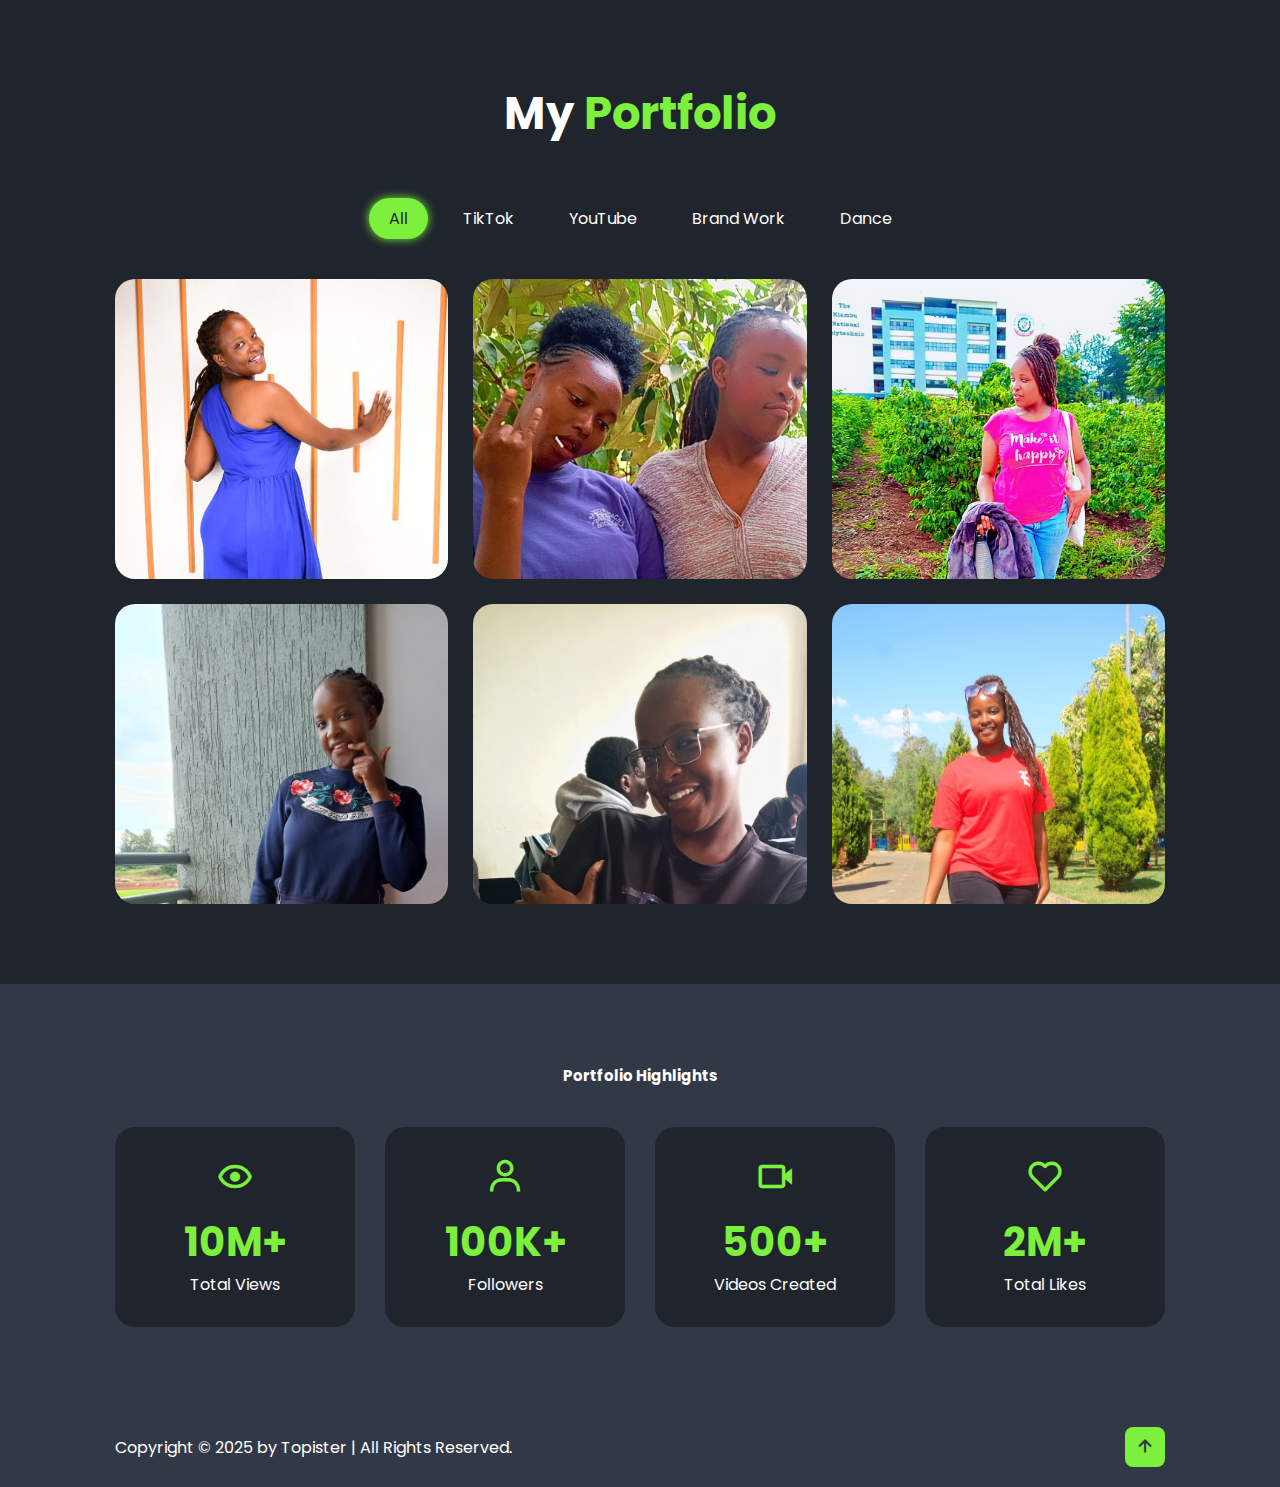
<file: portfolio.html>
<!DOCTYPE html>
<html lang="en">
<head>
    <meta charset="UTF-8">
    <meta name="viewport" content="width=device-width, initial-scale=1.0">
    <title>Portfolio | Topister - Content Creator</title>
    <link href='https://unpkg.com/boxicons@2.1.4/css/boxicons.min.css' rel='stylesheet'>
    <link rel="stylesheet" href="style2.css">
    <link rel="icon" href="images/icon.jpg" type="image/x-icon">
    <style>
        :root {
            --bg-color: #1f242d;
            --second-bg-color: #323946;
            --text-color: #fff;
            --main-color: #7cf03d;
        }

        * {
            margin: 0;
            padding: 0;
            box-sizing: border-box;
            font-family: 'Poppins', sans-serif;
        }

        body {
            background: var(--bg-color);
            color: var(--text-color);
        }

        .portfolio {
            padding: 8rem 9%;
            background: var(--big-color);
        }

        .portfolio h2 {
            font-size: 4.5rem;
            text-align: center;
            margin-bottom: 5rem;
        }

        .portfolio h2 span {
            color: var(--main-color);
        }

        .portfolio-filter {
            display: flex;
            justify-content: center;
            gap: 1.5rem;
            margin-bottom: 4rem;
            flex-wrap: wrap;
        }

        .filter-btn {
            padding: 0.8rem 2rem;
            background: var(--bg-color);
            border: none;
            border-radius: 4rem;
            font-size: 1.6rem;
            color: var(--text-color);
            cursor: pointer;
            transition: all 0.3s ease;
        }

        .filter-btn:hover,
        .filter-btn.active {
            background: var(--main-color);
            color: var(--bg-color);
            box-shadow: 0 0 1rem var(--main-color);
        }

        .portfolio-container {
            display: grid;
            grid-template-columns: repeat(auto-fit, minmax(300px, 1fr));
            gap: 2.5rem;
            align-items: center;
        }

        .portfolio-box {
            position: relative;
            border-radius: 2rem;
            box-shadow: 0 0 1rem var(--big-color);
            overflow: hidden;
            display: flex;
            height: 300px;
        }

        .portfolio-box img {
            width: 150%;
            height: 150%;
            object-fit: cover;
            transition: .5s ease;
        }

        .portfolio-box:hover img {
            transform: scale(1.1);
        }

        .portfolio-layer {
            position: absolute;
            bottom: 0;
            left: 0;
            width: 100%;
            height: 100%;
            background: linear-gradient(rgba(0,0,0,.1), var(--main-color));
            display: flex;
            justify-content: center;
            align-items: center;
            flex-direction: column;
            text-align: center;
            padding: 0 4rem;
            transform: translateY(100%);
            transition: .5s ease;
        }

        .portfolio-box:hover .portfolio-layer {
            transform: translateY(0);
        }

        .portfolio-layer h4 {
            font-size: 2.5rem;
            margin-bottom: 1rem;
        }

        .portfolio-layer p {
            font-size: 1.4rem;
            margin: .3rem 0 1rem;
        }

        .portfolio-layer a {
            display: inline-flex;
            justify-content: center;
            align-items: center;
            width: 5rem;
            height: 5rem;
            background: var(--text-color);
            border-radius: 50%;
            margin-top: 1rem;
        }

        .portfolio-layer a i {
            font-size: 2rem;
            color: var(--bg-color);
        }

        .portfolio-stats {
            padding: 8rem 9%;
            background: var(--second-bg-color);
            text-align: center;
        }

        .stats-container {
            display: grid;
            grid-template-columns: repeat(auto-fit, minmax(200px, 1fr));
            gap: 3rem;
            margin-top: 4rem;
        }

        .stat-box {
            background: var(--bg-color);
            padding: 3rem 2rem;
            border-radius: 2rem;
            transition: .5s ease;
        }

        .stat-box:hover {
            transform: translateY(-10px);
            box-shadow: 0 0 1rem var(--main-color);
        }

        .stat-box i {
            font-size: 4rem;
            color: var(--main-color);
            margin-bottom: 1.5rem;
        }

        .stat-box h3 {
            font-size: 4rem;
            color: var(--main-color);
        }

        .stat-box p {
            font-size: 1.6rem;
        }

        /* Responsive Design */
        @media (max-width: 991px) {
            .portfolio, .portfolio-stats {
                padding: 6rem 3%;
            }
        }

        @media (max-width: 768px) {
            .portfolio h2, .portfolio-stats h2 {
                font-size: 3.5rem;
                margin-bottom: 3rem;
            }
            
            .portfolio-filter {
                gap: 1rem;
            }
            
            .filter-btn {
                padding: 0.6rem 1.5rem;
                font-size: 1.4rem;
            }
        }

        @media (max-width: 450px) {
            .portfolio-container {
                grid-template-columns: 1fr;
            }
            
            .stats-container {
                grid-template-columns: 1fr 1fr;
            }
        }
    </style>
</head>
<body>
    
        <nav class="navbar">
             <a href="images/icon.jpg" class="logo">
            <img src="images/icon.jpg" alt="Topi" class="logo-img"><span style="color: var(--main-color);"> Port</span>folio
            <span class="logo-text">Topister</span>
        </a>
        <ul>
            <li><a href="index.html">Home</a></li>
            <li><a href="about.html">About</a></li>
            <li class="active"><a href="portfolio.html">Portfolio</a></li>
            <li><a href="service.html">Service</a></li>
            <li><a href="contact.html">Contact</a></li>
        </ul> 
    </nav>

    <div class="bars-animation">
        <div class="bar" style="--1:6;"></div>
        <div class="bar" style="--1:5;"></div>
        <div class="bar" style="--1:4;"></div>
        <div class="bar" style="--1:3;"></div>
        <div class="bar" style="--1:2;"></div>
        <div class="bar" style="--1:1;"></div>
    </div>

    <section class="portfolio" id="portfolio">
        <h2>My <span>Portfolio</span></h2>
        
        <div class="portfolio-filter">
            <button class="filter-btn active" data-filter="all">All</button>
            <button class="filter-btn" data-filter="tiktok">TikTok</button>
            <button class="filter-btn" data-filter="youtube">YouTube</button>
            <button class="filter-btn" data-filter="brand">Brand Work</button>
            <button class="filter-btn" data-filter="dance">Dance</button>
        </div>
        
        <div class="portfolio-container">
            <!-- Project 1 -->
            <div class="portfolio-box" data-category="tiktok">
                <img src="images/project1.jpg" alt="Viral Dance Challenge">
                <div class="portfolio-layer">
                    <h4>Latest Dance Challenge</h4>
                    <p>Viral TikTok trend with 2.1M+ views featuring local dance moves</p>
                    <a href="images/project1.jpg" target="_blank"><i class='bx bx-link-external'></i></a>
                </div>
            </div>
            
            <!-- Project 2 -->
            <div class="portfolio-box" data-category="brand">
                <img src="images/topi6.jpg" alt="Brand Collaboration">
                <div class="portfolio-layer">
                    <h4>Fashion Week</h4>
                    <p>Branded content campaign increasing engagement by 40%</p>
                    <a href="images/topi6.jpg" target="_blank"><i class='bx bx-link-external'></i></a>
                </div>
            </div>
            
            <!-- Project 3 -->
            <div class="portfolio-box" data-category="youtube">
                <img src="images/topi7.jpg" alt="YouTube Vlog">
                <div class="portfolio-layer">
                    <h4>Coastal Vlog Series</h4>
                    <p>10-part YouTube series showcasing Nairobi's hidden gems</p>
                    <a href="images/topi7.jpg" target="_blank"><i class='bx bx-link-external'></i></a>
                </div>
            </div>
            
            <!-- Project 4 -->
            <div class="portfolio-box" data-category="dance">
                <img src="images/topi5.jpg" alt="Dance Performance">
                <div class="portfolio-layer">
                    <h4>Afrobeat Dance Showcase</h4>
                    <p>Featured performance for Spotify Kenya's Afrobeat campaign</p>
                    <a href="images/topi5.jpg" target="_blank"><i class='bx bx-link-external'></i></a>
                </div>
            </div>
            
            <!-- Project 5 -->
            <div class="portfolio-box" data-category="tiktok">
                <img src="images/topi3.jpg" alt="TikTok Trend">
                <div class="portfolio-layer">
                    <h4>#SwahiliRhythms Challenge</h4>
                    <p>Original dance trend celebrating Kenyan coastal culture</p>
                    <a href="images/topi3.jpg" target="_blank"><i class='bx bx-link-external'></i></a>
                </div>
            </div>
            
            <!-- Project 6 -->
            <div class="portfolio-box" data-category="brand">
                <img src="images/img1.jpg" alt="Brand Campaign">
                <div class="portfolio-layer">
                    <h4>Kiambu Resort Campaign</h4>
                    <p>Influencer partnership driving resort bookings</p>
                    <a href="images/img1.jpg" target="_blank"><i class='bx bx-link-external'></i></a>
                </div>
            </div>
        </div>
    </section>
    
    <section class="portfolio-stats">
        <h2>Portfolio <span>Highlights</span></h2>
        
        <div class="stats-container">
            <div class="stat-box">
                <i class='bx bx-show'></i>
                <h3>10M+</h3>
                <p>Total Views</p>
            </div>
            
            <div class="stat-box">
                <i class='bx bx-user'></i>
                <h3>100K+</h3>
                <p>Followers</p>
            </div>
            
            <div class="stat-box">
                <i class='bx bx-video'></i>
                <h3>500+</h3>
                <p>Videos Created</p>
            </div>
            
            <div class="stat-box">
                <i class='bx bx-heart'></i>
                <h3>2M+</h3>
                <p>Total Likes</p>
            </div>
        </div>
    </section>

     <footer class="footer">
        <div class="footer-text">
            <p>Copyright &copy; 2025 by Topister | All Rights Reserved.</p>
        </div>
        <div class="footer-iconTop">
            <a href="#home"><i class='bx bx-up-arrow-alt'></i></a>
        </div>
    </footer>


    <script>
        // Simple filter functionality
        document.addEventListener('DOMContentLoaded', function() {
            const filterButtons = document.querySelectorAll('.filter-btn');
            const portfolioItems = document.querySelectorAll('.portfolio-box');
            
            filterButtons.forEach(button => {
                button.addEventListener('click', () => {
                    // Remove active class from all buttons
                    filterButtons.forEach(btn => btn.classList.remove('active'));
                    // Add active class to clicked button
                    button.classList.add('active');
                    
                    const filterValue = button.getAttribute('data-filter');
                    
                    portfolioItems.forEach(item => {
                        if (filterValue === 'all' || item.getAttribute('data-category') === filterValue) {
                            item.style.display = 'flex';
                        } else {
                            item.style.display = 'none';
                        }
                    });
                });
            });
        });
    </script>

</body>
</html>
</file>
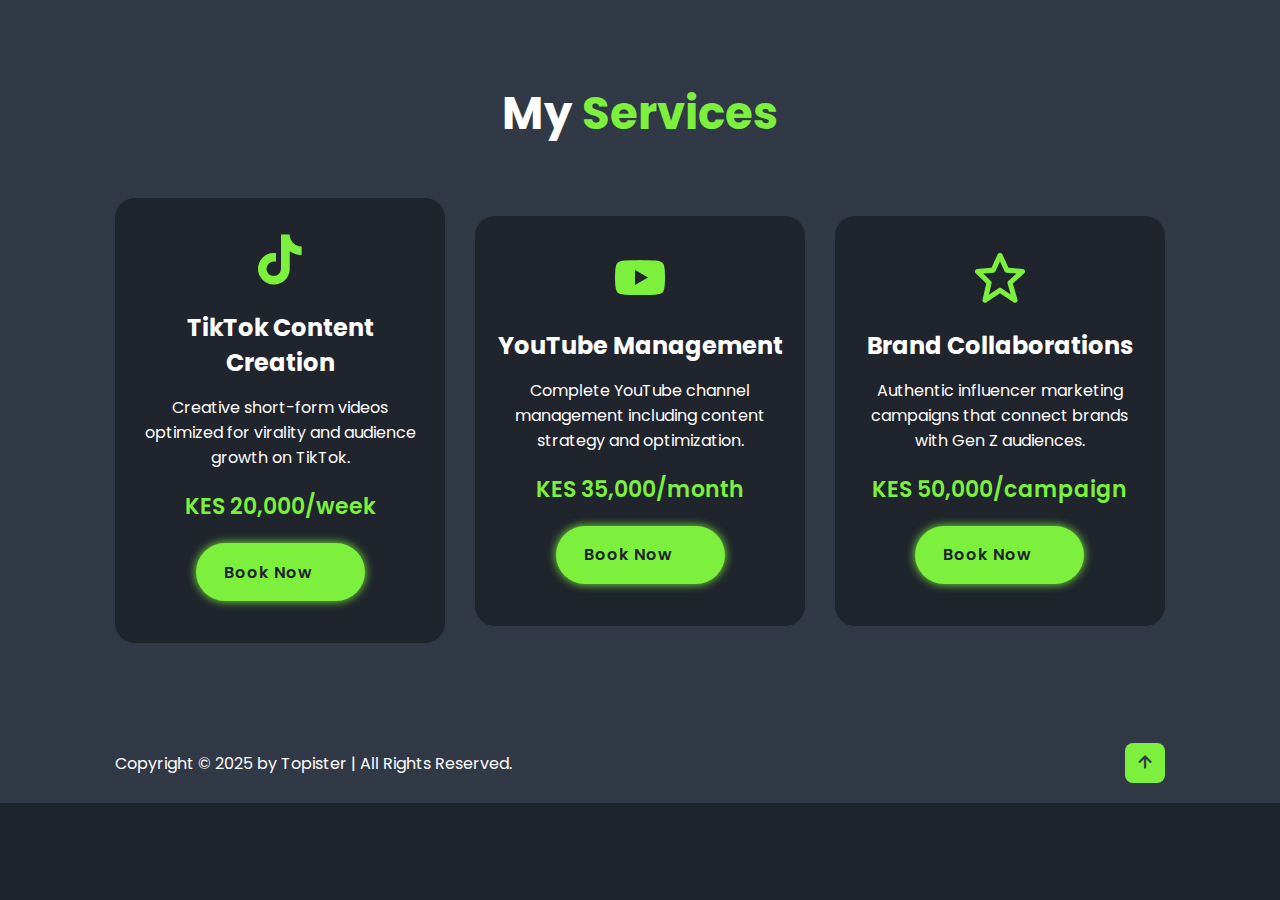
<file: service.html>
<!DOCTYPE html>
<html lang="en">
<head>
    <meta charset="UTF-8">
    <meta name="viewport" content="width=device-width, initial-scale=1.0">
    <title>Services | Topister Akinyi - Content Creator</title>
    <link href='https://unpkg.com/boxicons@2.1.4/css/boxicons.min.css' rel='stylesheet'>
    <link rel="stylesheet" href="style2.css">
    <link rel="icon" href="images/icon.jpg" type="image/x-icon">
        <script src="https://js.stripe.com/v3/"></script>
</head>
<body>
    <style>
        :root {
            --bg-color: #1f242d;
            --second-bg-color: #323946;
            --text-color: #fff;
            --main-color: #7cf03d;
        }

        * {
            margin: 0;
            padding: 0;
            box-sizing: border-box;
            font-family: 'Poppins', sans-serif;
        }

        body {
            background: var(--bg-color);
            color: var(--text-color);
        }

        /* Services Section (unchanged) */
        .services {
            padding: 8rem 9%;
            background: var(--second-bg-color);
        }
        .services h2 {
            font-size: 4.5rem;
            text-align: center;
            margin-bottom: 5rem;
        }
        .services h2 span {
            color: var(--main-color);
        }
        .services-container {
            display: grid;
            grid-template-columns: repeat(auto-fit, minmax(300px, 1fr));
            gap: 3rem;
            align-items: center;
        }
        .service-box {
            background: var(--bg-color);
            padding: 3rem 2rem 4rem;
            border-radius: 2rem;
            text-align: center;
            border: .2rem solid var(--bg-color);
            transition: .5s ease;
            position: relative;
        }
        .service-box:hover {
            border-color: var(--main-color);
            transform: scale(1.02);
        }
        .service-box i {
            font-size: 6rem;
            color: var(--main-color);
            margin-bottom: 2rem;
        }
        .service-box h3 {
            font-size: 2.4rem;
            margin-bottom: 1.5rem;
        }
        .service-box p {
            font-size: 1.6rem;
            margin-bottom: 2rem;
        }
        .service-price {
            font-size: 2.2rem;
            color: var(--main-color);
            margin-bottom: 2rem;
            font-weight: 600;
        }

        /* Book Now Button (unchanged) */
        .book-now-btn {
            display: inline-flex;
            align-items: center;
            padding: 1rem 2.8rem;
            background: var(--main-color);
            border-radius: 4rem;
            box-shadow: 0 0 1rem var(--main-color); 
            font-size: 1.6rem;
            color: var(--bg-color);
            font-weight: 600;
            letter-spacing: .1rem;
            transition: .5s ease;
            text-decoration: none;
            border: none;
            cursor: pointer;
        }
        .book-now-btn:hover {
            box-shadow: none;
            background: transparent;
            color: var(--main-color);
        }
        .book-now-btn i {
            font-size: 1.8rem;
            margin-left: 0.5rem;
            transition: transform 0.3s ease;
        }
        .book-now-btn:hover i {
            transform: translateX(5px);
        }

        /* Updated Payment Modal - Smaller Size */
        .payment-modal {
            display: none;
            position: fixed;
            top: 0;
            left: 0;
            width: 100%;
            height: 100%;
            background: rgba(0,0,0,0.8);
            z-index: 1000;
            justify-content: center;
            align-items: center;
            overflow-y: auto; /* Enable scrolling if needed */
            padding: 20px; /* Add padding for mobile */
        }

        .modal-content {
            background: var(--second-bg-color);
            padding: 2.5rem;
            border-radius: 1.5rem;
            width: 100%;
            max-width: 400px; /* Reduced from 500px */
            box-shadow: 0 0 2rem var(--main-color);
            position: relative;
            margin: auto; /* Center vertically */
        }

        .close-modal {
            position: absolute;
            top: 1.5rem;
            right: 1.5rem;
            font-size: 2rem;
            color: var(--text-color);
            cursor: pointer;
            transition: color 0.3s;
        }

        .close-modal:hover {
            color: var(--main-color);
        }

        .modal-header {
            margin-bottom: 2rem;
            text-align: center;
        }

        .modal-header h2 {
            font-size: 2rem; /* Slightly smaller */
            color: var(--main-color);
            margin-bottom: 0.5rem;
        }

        .modal-header p {
            font-size: 1.3rem;
        }

        .form-group {
            margin-bottom: 1.5rem;
        }

        .form-group label {
            display: block;
            margin-bottom: 0.5rem;
            font-size: 1.4rem;
            font-weight: 500;
        }

        .form-group input, .form-group select {
            width: 100%;
            padding: 1rem 1.2rem;
            border-radius: 0.6rem;
            border: 0.1rem solid rgba(255,255,255,0.1);
            background: var(--bg-color);
            color: var(--text-color);
            font-size: 1.4rem;
        }

        #card-element {
            padding: 1rem;
            border-radius: 0.6rem;
            border: 0.1rem solid rgba(255,255,255,0.1);
            background: var(--bg-color);
            margin-bottom: 1.5rem;
        }

        .submit-payment {
            width: 100%;
            padding: 1.2rem;
            background: var(--main-color);
            color: var(--bg-color);
            border: none;
            border-radius: 0.6rem;
            font-size: 1.4rem;
            font-weight: 600;
            cursor: pointer;
            transition: all 0.3s ease;
            margin-top: 0.5rem;
        }

        .submit-payment:hover {
            opacity: 0.9;
        }

        .submit-payment i {
            margin-left: 0.5rem;
        }

        /* Loading State */
        .loading {
            position: relative;
            pointer-events: none;
        }

        .loading::after {
            content: "";
            position: absolute;
            top: 50%;
            right: 1rem;
            transform: translateY(-50%);
            width: 1.8rem;
            height: 1.8rem;
            border: 0.2rem solid rgba(31, 36, 45, 0.2);
            border-top-color: var(--bg-color);
            border-radius: 50%;
            animation: spin 1s linear infinite;
        }

        @keyframes spin {
            100% { transform: translateY(-50%) rotate(360deg); }
        }

        /* Success Message */
        .payment-success {
            text-align: center;
            display: none;
            padding: 1.5rem;
        }

        .payment-success i {
            font-size: 4rem;
            color: var(--main-color);
            margin-bottom: 1.5rem;
        }

        .payment-success h3 {
            font-size: 2rem;
            margin-bottom: 1rem;
        }

        .payment-success p {
            font-size: 1.4rem;
            margin-bottom: 1rem;
        }

        /* Responsive Design */
        @media (max-width: 768px) {
            .modal-content {
                padding: 2rem;
                max-width: 90%; /* More screen space on mobile */
            }
            
            .services h2 {
                font-size: 3.5rem;
            }
        }

        @media (max-width: 480px) {
            .modal-content {
                padding: 1.5rem;
            }
            
            .modal-header h2 {
                font-size: 1.8rem;
            }
            
            .form-group input, .form-group select {
                padding: 0.8rem 1rem;
            }
        }
    </style>
</head>
<body>

        <nav class="navbar">
        <a href="images/icon.jpg" class="logo">
            <img src="images/icon.jpg" alt="Topi" class="logo-img"><span style="color: var(--main-color);"> Port</span>folio
            <span class="logo-text">Topister</span>
        </a>
        <ul>
            <li><a href="index.html">Home</a></li>
            <li><a href="about.html">About</a></li>
            <li><a href="portfolio.html">Portfolio</a></li>
            <li class="active"><a href="service.html">Service</a></li>
            <li><a href="contact.html">Contact</a></li>
        </ul> 
    </nav>

    <div class="bars-animation">
        <div class="bar" style="--1:6;"></div>
        <div class="bar" style="--1:5;"></div>
        <div class="bar" style="--1:4;"></div>
        <div class="bar" style="--1:3;"></div>
        <div class="bar" style="--1:2;"></div>
        <div class="bar" style="--1:1;"></div>
    </div>

    <section class="services" id="services">
        <h2>My <span>Services</span></h2>
        
        <div class="services-container">
            <!-- Service 1 - Updated to KES -->
            <div class="service-box">
                <i class='bx bxl-tiktok'></i>
                <h3>TikTok Content Creation</h3>
                <p>Creative short-form videos optimized for virality and audience growth on TikTok.</p>
                <div class="service-price">KES 20,000/week</div>
                <button class="book-now-btn" data-service="TikTok Content Creation" data-price="20000">
                    Book Now <i class='bx bx-chevron-right'></i>
                </button>
            </div>
            
            <!-- Service 2 - Updated to KES -->
            <div class="service-box">
                <i class='bx bxl-youtube'></i>
                <h3>YouTube Management</h3>
                <p>Complete YouTube channel management including content strategy and optimization.</p>
                <div class="service-price">KES 35,000/month</div>
                <button class="book-now-btn" data-service="YouTube Management" data-price="35000">
                    Book Now <i class='bx bx-chevron-right'></i>
                </button>
            </div>
            
            <!-- Service 3 - Updated to KES -->
            <div class="service-box">
                <i class='bx bx-star'></i>
                <h3>Brand Collaborations</h3>
                <p>Authentic influencer marketing campaigns that connect brands with Gen Z audiences.</p>
                <div class="service-price">KES 50,000/campaign</div>
                <button class="book-now-btn" data-service="Brand Collaborations" data-price="50000">
                    Book Now <i class='bx bx-chevron-right'></i>
                </button>
            </div>
        </div>
    </section>

    <!-- Payment Modal -->
    <div id="paymentModal" class="payment-modal">
        <div class="modal-content">
            <span class="close-modal">&times;</span>
            
            <div class="modal-header">
                <h2>Complete Your Booking</h2>
                <p>Enter your details to secure your booking</p>
            </div>
            
            <form id="payment-form">
                <div class="form-group">
                    <label for="name">Full Name</label>
                    <input type="text" id="name" placeholder="Your full name" required>
                </div>
                
                <div class="form-group">
                    <label for="email">Email Address</label>
                    <input type="email" id="email" placeholder="your@email.com" required>
                </div>
                
                <div class="form-group">
                    <label for="service">Service</label>
                    <input type="text" id="service" readonly>
                </div>
                
                <div class="form-group">
                    <label for="amount">Amount (KES)</label>
                    <input type="text" id="amount" readonly>
                </div>
                
                <div id="card-element">
                    <!-- Stripe Elements will be inserted here -->
                </div>
                
                <div id="card-errors" role="alert" style="color: #ff4d4d; margin-bottom: 1rem;"></div>
                
                <button type="submit" id="submit-payment" class="submit-payment">
                    Pay Now <i class='bx bx-lock-alt'></i>
                </button>
            </form>
            
            <div class="payment-success" id="payment-success">
                <i class='bx bx-check-circle'></i>
                <h3>Booking Confirmed!</h3>
                <p>Thank you for your payment.</p>
                <p>A confirmation has been sent to your email.</p>
            </div>
        </div>
    </div>

         <footer class="footer">
        <div class="footer-text">
            <p>Copyright &copy; 2025 by Topister | All Rights Reserved.</p>
        </div>
        <div class="footer-iconTop">
            <a href="#home"><i class='bx bx-up-arrow-alt'></i></a>
        </div>
    </footer>

    <script>
        // Stripe Integration with KES currency
        const stripe = Stripe('pk_test_your_publishable_key'); // Replace with your test key
        
        // DOM Elements
        const bookNowBtns = document.querySelectorAll('.book-now-btn');
        const paymentModal = document.getElementById('paymentModal');
        const closeModal = document.querySelector('.close-modal');
        const paymentForm = document.getElementById('payment-form');
        const submitBtn = document.getElementById('submit-payment');
        const paymentSuccess = document.getElementById('payment-success');
        const serviceInput = document.getElementById('service');
        const amountInput = document.getElementById('amount');
        const cardErrors = document.getElementById('card-errors');
        
        let elements, cardElement;
        let selectedService = '';
        let selectedPrice = 0;

        // Format KES currency
        function formatKES(amount) {
            return new Intl.NumberFormat('en-KE', {
                style: 'currency',
                currency: 'KES',
                minimumFractionDigits: 0
            }).format(amount);
        }

        // Initialize Stripe Elements with KES
        function initializeStripeElements() {
            elements = stripe.elements({
                mode: 'payment',
                amount: selectedPrice,
                currency: 'kes', // Kenyan Shilling
                appearance: {
                    theme: 'night',
                    variables: {
                        colorPrimary: '#7cf03d',
                        colorBackground: '#1f242d',
                        colorText: '#ffffff',
                        borderRadius: '8px'
                    }
                }
            });

            cardElement = elements.create('card');
            cardElement.mount('#card-element');
            
            // Handle real-time validation errors
            cardElement.on('change', (event) => {
                if (event.error) {
                    cardErrors.textContent = event.error.message;
                } else {
                    cardErrors.textContent = '';
                }
            });
        }

        // Open Modal with Service Details
        bookNowBtns.forEach(btn => {
            btn.addEventListener('click', (e) => {
                selectedService = e.target.getAttribute('data-service');
                selectedPrice = parseInt(e.target.getAttribute('data-price'));
                
                // Set service details in form
                serviceInput.value = selectedService;
                amountInput.value = formatKES(selectedPrice);
                
                // Open modal
                paymentModal.style.display = 'flex';
                
                // Initialize Stripe Elements
                initializeStripeElements();
            });
        });

        // Close Modal
        closeModal.addEventListener('click', () => {
            paymentModal.style.display = 'none';
            if (elements) {
                elements.unmount();
            }
            cardErrors.textContent = '';
        });

        // Handle Form Submission
        paymentForm.addEventListener('submit', async (e) => {
            e.preventDefault();
            
            // Show loading state
            submitBtn.classList.add('loading');
            cardErrors.textContent = '';
            
            // In a real application, you would:
            // 1. Call your backend to create a PaymentIntent
            // 2. Confirm the payment with Stripe
            // 3. Handle success/error cases
            
            // For this demo, we'll simulate a successful payment
            setTimeout(() => {
                submitBtn.classList.remove('loading');
                paymentForm.style.display = 'none';
                paymentSuccess.style.display = 'block';
                
                // Reset form and close modal after 3 seconds
                setTimeout(() => {
                    paymentModal.style.display = 'none';
                    paymentForm.style.display = 'block';
                    paymentSuccess.style.display = 'none';
                    paymentForm.reset();
                    
                    // Unmount Stripe elements
                    if (elements) {
                        elements.unmount();
                    }
                }, 3000);
            }, 1500);
        });

        // Close modal when clicking outside
        window.addEventListener('click', (e) => {
            if (e.target === paymentModal) {
                paymentModal.style.display = 'none';
                if (elements) {
                    elements.unmount();
                }
                cardErrors.textContent = '';
            }
        });
    </script>
</body>
</html>
</file>
<file: style2.css>
@import url('https://fonts.googleapis.com/css2?family=Poppins:wght@300;400;500;600;700;800;900&family=Roboto:wght@400;700&display=swap');

/* ===== Variables & Base Styles ===== */
:root {
    --bg-color: #1f242d;
    --second-bg-color: #323946;
    --text-color: #fff;
    --main-color: #7cf03d;
}

body {
    color: var(--text-color);
}

* {
    margin: 0;
    padding: 0;
    box-sizing: border-box;
    font-family: 'Poppins', sans-serif;
    scroll-behavior: smooth;
}

html {
    font-size: 62.5%;
    overflow-x: hidden;
}


a {
    color: var(--text-color);
    text-decoration: none;
}

/* ===== Animation Keyframes ===== */
@keyframes show-content {
    100% {
        visibility: visible;
        opacity: 1;
    }
}

@keyframes display-text {
    25%,100% {
        display: none;
    }
}

@keyframes fill-text {
    10%,100% {
        width: 0;
    }
    70%,90% {
        width: 100%;
    }
}

@keyframes rotate-border {
    100% {
        transform: rotate(360deg);
    }
}

@keyframes show-bars {
    100% {
        transform: translateY(0%);
    }
}

/* ===== Header & Navigation ===== */
.header, .navbar {
    position: fixed;
    top: 0;
    left: 0;
    width: 100%;
    padding: 2rem 7%;
    background: var(--bg-color);
    display: flex;
    justify-content: space-between;
    align-items: center;
    z-index: 100;
    visibility: hidden;
    opacity: 0;
    animation: show-content 1.5s linear forwards;
    animation-delay: 1.2s;
}


        /* Logo Image Style */
        .logo-img {
            height: 33px;
            width: auto;
            transition: transform 0.3s ease;
        }

        /* Text Logo Fallback Style */
        .logo-text {
            font-size: 24px;
            font-weight: 700;
            color: var(--text-color);
            text-decoration: none;
            display: none; /* Hidden by default */
        }

        .navbar .logo-img:hover {
            transform: scale(1.05);
        }


.logo {
    font-size: 3rem;
    font-weight: 700;
    cursor: default;
}

.navbar ul {
    display: flex;
}

.navbar ul li {
    list-style: none;
    margin-left: 3.5rem;
}

.navbar ul li a {
    font-size: 2rem;
    font-weight: 500;
    transition: .5s;
}

.navbar ul li:hover a,
.navbar ul li.active a {
    color: var(--main-color);
}

/* ===== Home Section ===== */
.home {
    display: flex;
    justify-content: center;
    align-items: center;
    gap: 10rem;
    height: 100vh;
    padding: 0 9%;
    visibility: hidden;
    opacity: 0;
    animation: show-content 1.5s linear forwards;
    animation-delay: 1.6s;
}

.home-info h1 {
    font-size: 5.5rem;
    font-weight: 700;
    line-height: 1.3;
}

.home-info h2 {
    font-size: 3.2rem;
    font-weight: 700;
    margin-top: -1rem;
}

.home-info h2 span {
    position: relative;
    display: inline-block;
    color: transparent;
    -webkit-text-stroke: .7px var(--main-color);
    animation: display-text 16s linear infinite;
    animation-delay: calc(-4s * var(--1));
}

.home-info h2 span::before {
    content: attr(data-type);
    position: absolute;
    width: 0;
    border-right: 2px solid var(--main-color);
    color: var(--main-color);
    white-space: nowrap;
    overflow: hidden;
    animation: fill-text 4s linear forwards;
}

.home-info p {
    font-size: 1.6rem;
    margin: 2rem 0 4rem;
}

/* ===== Buttons & Social Icons ===== */
.btn {
    display: inline-block;
    padding: 1rem 3rem;
    background: var(--main-color);
    border: 2px solid var(--main-color);
    border-radius: 4rem;
    box-shadow: 0 0 1rem var(--main-color);
    font-size: 1.6rem;
    color: var(--bg-color);
    font-weight: 600;
    transition: .5s ease;
}
.btn:hover {
    background: transparent;
    color: var(--main-color);
    box-shadow: none;
}
.btn-sci {
    display: flex;
    align-items: center;
}

.sci {
    margin-left: 2rem;
}

.sci a {
    display: inline-flex;
    justify-content: center;
    align-items: center;
    width: 4rem;
    height: 4rem;
    background: transparent;
    border: 2px solid var(--main-color);
    border-radius: 50%;
    font-size: 2rem;
    color: var(--main-color);
    margin: 0 .8rem;
    transition: .5s ease;
}

.sci a:hover {
    background: var(--main-color);
    color: var(--bg-color);
    box-shadow: 0 0 1rem var(--main-color);
}

/* ===== Home Image ===== */
.home-img .img-box  {
    position: relative;
    width: 32vw;
    height: 32vw;
    border-radius: 50%;
    padding: 5px;
    display: flex;
    justify-content: center;
    align-items: center;
    overflow: hidden;
}

.home-img .img-box::before,
.home-img .img-box::after {
    content: '';
    position: absolute;
    width: 50rem;
    height: 50rem;
    background: conic-gradient(transparent, transparent, transparent, var(--main-color));
    transform: rotate(0deg);
    animation: rotate-border 10s linear infinite;
}

.home-img .img-box::after {
    animation-delay: -5s;
}

.home-img .img-box .img-item {
    position: relative;
    width: 100%;
    height: 100%;
    background: var(--bg-color);
    border-radius: 50%;
    display: flex;
    justify-content: center;
    z-index: 1;
    overflow: hidden;
}

.home-img .img-box .img-item img {
    position: absolute;
    display: block;
    width: 100%;
    object-fit: cover;
}

/* ===== Bars Animation ===== */
.bars-animation {
    position: absolute;
    width: 100%;
    height: 100%;
    display: flex;
    z-index: -1;
}

.bars-animation .bar {
    width: 100%;
    height: 100%;
    background: var(--bg-color);
    color: var(--text-color);
    transform: translateY(-100%);
    animation: show-bars .5s ease-in-out forwards;
    animation-delay: calc(.1s * var(--1));
}  

/* ===== About Section ===== */
.about {
    display: flex;
    justify-content: center;
    align-items: center;
    gap: 10rem;
    background: var(--second-bg-color);
    padding: 10rem 9%;
}

.about-img img {
    width: 35vw;
    border-radius: 2rem;
    box-shadow: 0 0 2rem var(--main-color);
}

.heading {
    text-align: center;
    font-size: 4.5rem;
    margin-bottom: 5rem;
}

.about-content h2 {
    text-align: left;
    line-height: 1.2;
}

.about-content h3 {
    font-size: 2.6rem;
    margin: 2rem 0 3rem;
}

.about-content p {
    font-size: 1.6rem;
    margin: 2rem 0 3rem;
}

.about-stats {
    display: flex;
    gap: 2rem;
}

.stat-item {
    text-align: center;
    padding: 2rem;
    border-radius: 1rem;
    background: var(--bg-color);
}

.stat-item h4 {
    font-size: 3rem;
    color: var(--main-color);
}

.stat-item p {
    font-size: 1.4rem;
    margin: 0;
}

/* ===== Portfolio Section ===== */
.portfolio {
    background: var(--bg-color);
    padding: 10rem 9%;
}

.portfolio-container {
    display: grid;
    grid-template-columns: repeat(3, 1fr);
    align-items: center;
    gap: 2.5rem;
}

.portfolio-box {
    position: relative;
    border-radius: 2rem;
    box-shadow: 0 0 1rem var(--bg-color);
    overflow: hidden;
    display: flex;
}

.portfolio-box img {
    width: 100%;
    transition: .5s ease;
}

.portfolio-box:hover img {
    transform: scale(1.1);
}

.portfolio-layer {
    position: absolute;
    bottom: 0;
    left: 0;
    width: 100%;
    height: 100%;
    background: linear-gradient(rgba(0,0,0,.1), var(--main-color));
    display: flex;
    justify-content: center;
    align-items: center;
    flex-direction: column;
    text-align: center;
    padding: 0 4rem;
    transform: translateY(100%);
    transition: .5s ease;
}

.portfolio-box:hover .portfolio-layer {
    transform: translateY(0);
}

.portfolio-layer h4 {
    font-size: 3rem;
}

.portfolio-layer p {
    font-size: 1.6rem;
    margin: .3rem 0 1rem;
}

.portfolio-layer a {
    display: inline-flex;
    justify-content: center;
    align-items: center;
    width: 5rem;
    height: 5rem;
    background: var(--text-color);
    border-radius: 50%;
}

.portfolio-layer a i {
    font-size: 2rem;
    color: var(--second-bg-color);
}

/* ===== Services Section ===== */
.services {
    background: var(--second-bg-color);
    padding: 10rem 9%;
}

.services-container {
    display: flex;
    justify-content: center;
    align-items: center;
    flex-wrap: wrap;
    gap: 2rem;
}

.services-box {
    flex: 1 1 30rem;
    background: var(--bg-color);
    padding: 3rem 2rem 4rem;
    border-radius: 2rem;
    text-align: center;
    border: .2rem solid var(--bg-color);
    transition: .5s ease;
}

.services-box:hover {
    border-color: var(--main-color);
    transform: scale(1.02);
}

.services-box i {
    font-size: 7rem;
    color: var(--main-color);
}

.services-box h3 {
    font-size: 2.6rem;
}

.services-box p {
    font-size: 1.6rem;
    margin: 1rem 0 3rem;
}

/* ===== Contact Section ===== */
.contact {
    background: var(--bg-color);
    padding: 10rem 9%;
}

.contact form {
    max-width: 70rem;
    margin: 1rem auto;
    text-align: center;
    margin-bottom: 3rem;
}

.contact form .input-box {
    display: flex;
    justify-content: space-between;
    flex-wrap: wrap;
}

.contact form .input-box input,
.contact form textarea {
    width: 100%;
    padding: 1.5rem;
    font-size: 1.6rem;
    color: var(--text-color);
    background: var(--second-bg-color);
    border-radius: .8rem;
    margin: .7rem 0;
}

.contact form .input-box input {
    width: 49%;
}

.contact form textarea {
    resize: none;
}

/* ===== Footer ===== */
.footer {
    display: flex;
    justify-content: space-between;
    align-items: center;
    flex-wrap: wrap;
    padding: 2rem 9%;
    background: var(--second-bg-color);
}

.footer-text p {
    font-size: 1.6rem;
}

.footer-iconTop a {
    display: inline-flex;
    justify-content: center;
    align-items: center;
    padding: .8rem;
    background: var(--main-color);
    border-radius: .8rem;
    transition: .5s ease;
}

.footer-iconTop a:hover {
    box-shadow: 0 0 1rem var(--main-color);
}

.footer-iconTop a i {
    font-size: 2.4rem;
    color: var(--second-bg-color);
}

/* ===== Responsive Design ===== */
@media (max-width: 1200px) {
    html {
        font-size: 55%;
    }
}

@media (max-width: 991px) {
    .header {
        padding: 2rem 3%;
    }

    section {
        padding: 10rem 3% 2rem;
    }

    .services,
    .portfolio {
        padding-bottom: 7rem;
    }

    .contact {
        min-height: auto;
    }

    .footer {
        padding: 2rem 3%;
    }
}

@media (max-width: 768px) {
    .home {
        flex-direction: column;
        gap: 5rem;
        height: auto;
        padding: 10rem 3% 5rem;
    }

    .home-info h1 {
        font-size: 5rem;
    }

    .home-img .img-box {
        width: 70vw;
        height: 70vw;
        margin-top: 4rem;
    }

    .about {
        flex-direction: column-reverse;
        gap: 5rem;
    }

    .about-img img {
        width: 70vw;
    }

    .services h2,
    .portfolio h2 {
        margin-bottom: 3rem;
    }

    .portfolio-container {
        grid-template-columns: repeat(2, 1fr);
    }
}

@media (max-width: 617px) {
    .portfolio-container {
        grid-template-columns: 1fr;
    }
}

@media (max-width: 450px) {
    html {
        font-size: 50%;
    }

    .contact form .input-box input {
        width: 100%;
    }
}

@media (max-width: 365px) {
    .home-img .img-box {
        width: 90vw;
        height: 90vw;
    }

    .about-img img {
        width: 90vw;
    }

    .footer {
        flex-direction: column-reverse;
    }

    .footer p {
        text-align: center;
        margin-top: 2rem;
    }
}


 .chatbot-container {
            position: fixed;
            bottom: 30px;
            right: 30px;
            width: 350px;
            z-index: 1000;
            transition: all 0.3s ease;
        }

        .chatbot-toggle {
            position: absolute;
            bottom: 0;
            right: 0;
            width: 60px;
            height: 60px;
            background: var(--main-color);
            border-radius: 50%;
            display: flex;
            justify-content: center;
            align-items: center;
            cursor: pointer;
            box-shadow: 0 0 15px rgba(124, 240, 61, 0.5);
            z-index: 2;
        }

        .chatbot-toggle i {
            font-size: 28px;
            color: var(--bg-color);
            transition: transform 0.3s ease;
        }

        .chatbot-toggle.active i {
            transform: rotate(180deg);
        }

        .chatbot-window {
            background: var(--second-bg-color);
            border-radius: 15px;
            overflow: hidden;
            box-shadow: 0 5px 30px rgba(0,0,0,0.2);
            transform: scale(0);
            transform-origin: bottom right;
            transition: all 0.3s ease;
            position: relative;
            height: 0;
            opacity: 0;
        }

        .chatbot-window.active {
            transform: scale(1);
            height: 500px;
            opacity: 1;
            margin-bottom: 70px;
        }

        .chatbot-header {
            background: var(--main-color);
            color: var(--bg-color);
            padding: 15px;
            display: flex;
            align-items: center;
            justify-content: space-between;
        }

        .chatbot-header h3 {
            font-size: 18px;
            font-weight: 600;
        }

        .chatbot-header i {
            font-size: 20px;
            cursor: pointer;
        }

        .chatbot-messages {
            height: calc(100% - 120px);
            padding: 20px;
            overflow-y: auto;
            display: flex;
            flex-direction: column;
            gap: 15px;
        }

        .message {
            max-width: 80%;
            padding: 12px 15px;
            border-radius: 15px;
            font-size: 14px;
            line-height: 1.4;
            animation: fadeIn 0.3s ease;
        }

        @keyframes fadeIn {
            from { opacity: 0; transform: translateY(10px); }
            to { opacity: 1; transform: translateY(0); }
        }

        .ai-message {
            background: rgba(124, 240, 61, 0.1);
            border: 1px solid rgba(124, 240, 61, 0.3);
            align-self: flex-start;
            border-bottom-left-radius: 5px;
        }

        .user-message {
            background: var(--main-color);
            color: var(--bg-color);
            align-self: flex-end;
            border-bottom-right-radius: 5px;
        }

        .chatbot-input {
            position: absolute;
            bottom: 0;
            width: 100%;
            padding: 15px;
            background: var(--second-bg-color);
            border-top: 1px solid rgba(255,255,255,0.1);
            display: flex;
            gap: 10px;
        }

        .chatbot-input input {
            flex: 1;
            padding: 12px 15px;
            border: none;
            border-radius: 30px;
            background: var(--bg-color);
            color: var(--text-color);
            outline: none;
        }

        .chatbot-input button {
            width: 45px;
            height: 45px;
            border-radius: 50%;
            background: var(--main-color);
            color: var(--bg-color);
            border: none;
            cursor: pointer;
            display: flex;
            justify-content: center;
            align-items: center;
            transition: all 0.3s ease;
        }

        .chatbot-input button:hover {
            transform: scale(1.1);
        }

        .chatbot-input button i {
            font-size: 20px;
        }

        .typing-indicator {
            display: flex;
            gap: 5px;
            padding: 10px 15px;
            background: rgba(124, 240, 61, 0.1);
            border-radius: 15px;
            width: fit-content;
            align-self: flex-start;
            margin-bottom: 5px;
        }

        .typing-dot {
            width: 8px;
            height: 8px;
            background: var(--main-color);
            border-radius: 50%;
            animation: typingAnimation 1.4s infinite ease-in-out;
        }

        .typing-dot:nth-child(1) { animation-delay: 0s; }
        .typing-dot:nth-child(2) { animation-delay: 0.2s; }
        .typing-dot:nth-child(3) { animation-delay: 0.4s; }

        @keyframes typingAnimation {
            0%, 60%, 100% { transform: translateY(0); }
            30% { transform: translateY(-5px); }
        }

        /* Responsive Design */
        @media (max-width: 500px) {
            .chatbot-container {
                right: 15px;
                bottom: 15px;
                width: calc(100% - 30px);
            }
            
            .chatbot-window.active {
                height: 400px;
            }
        }
</file>
